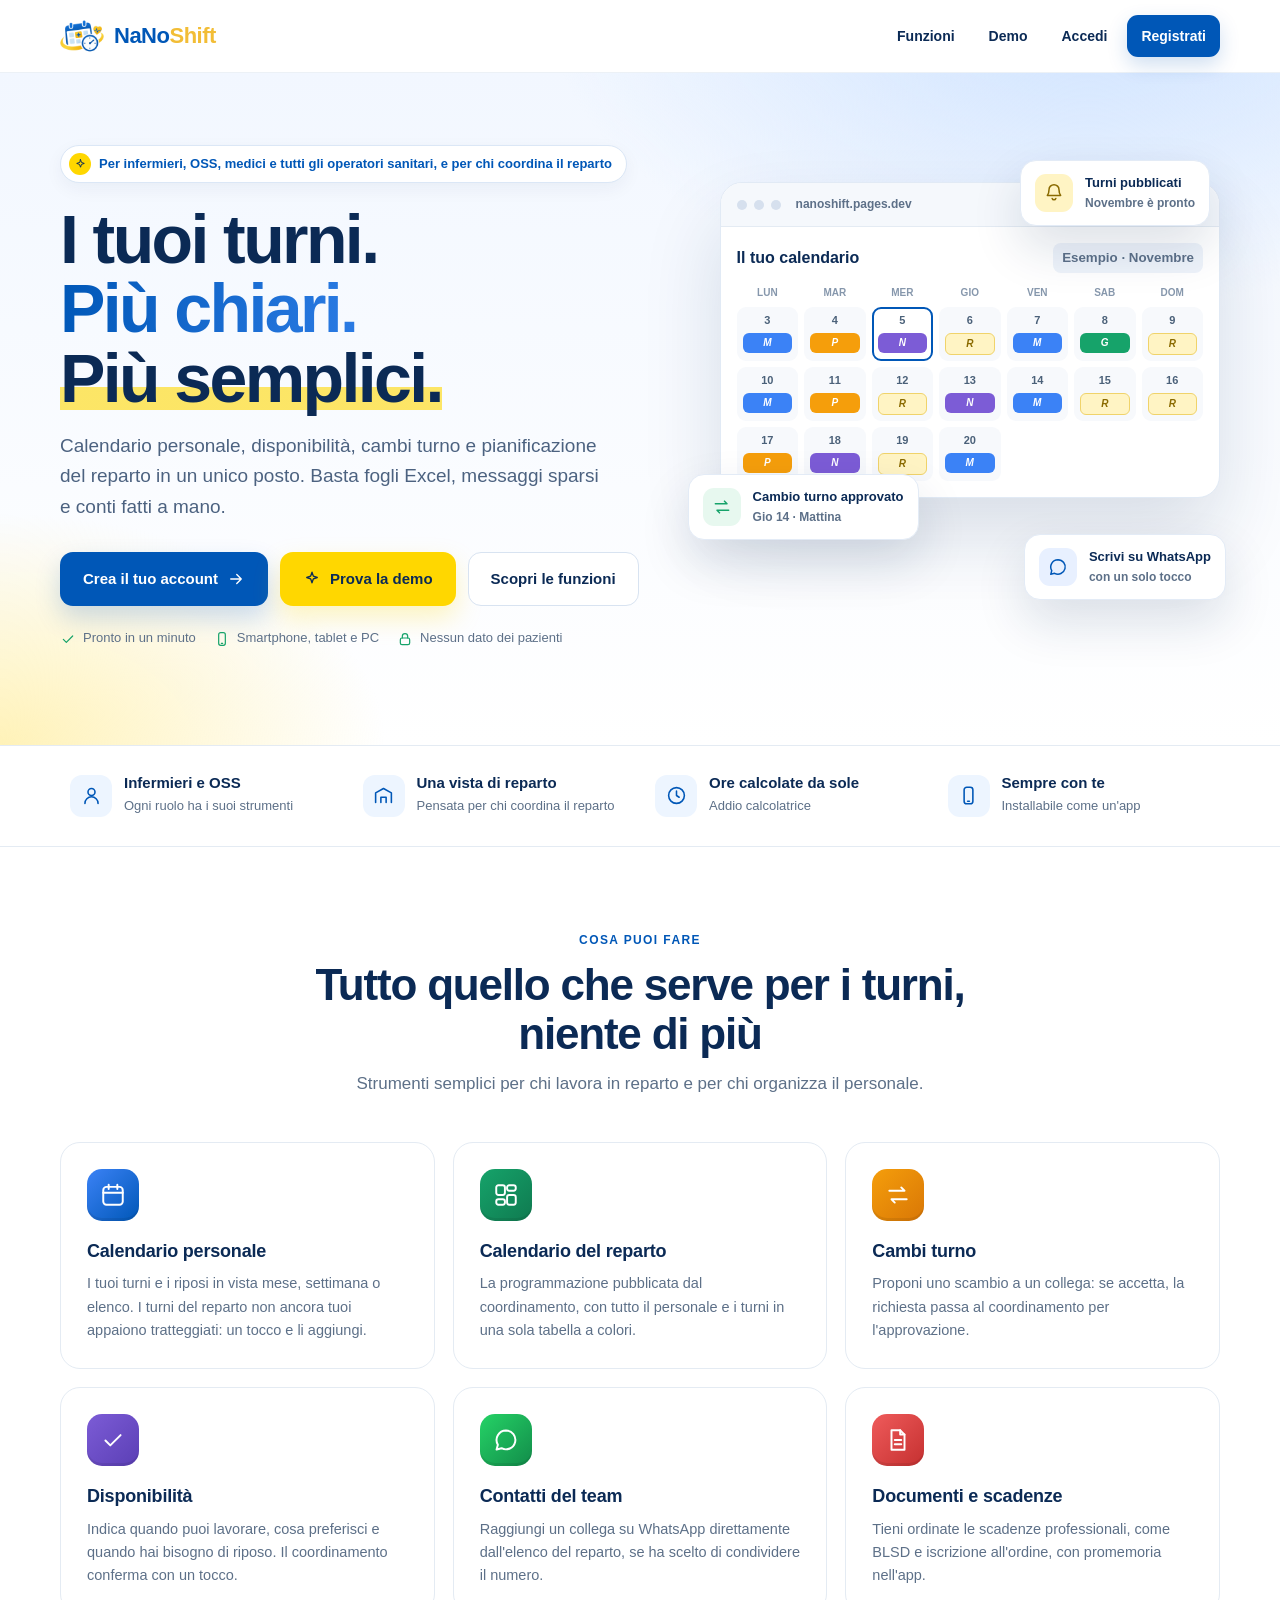
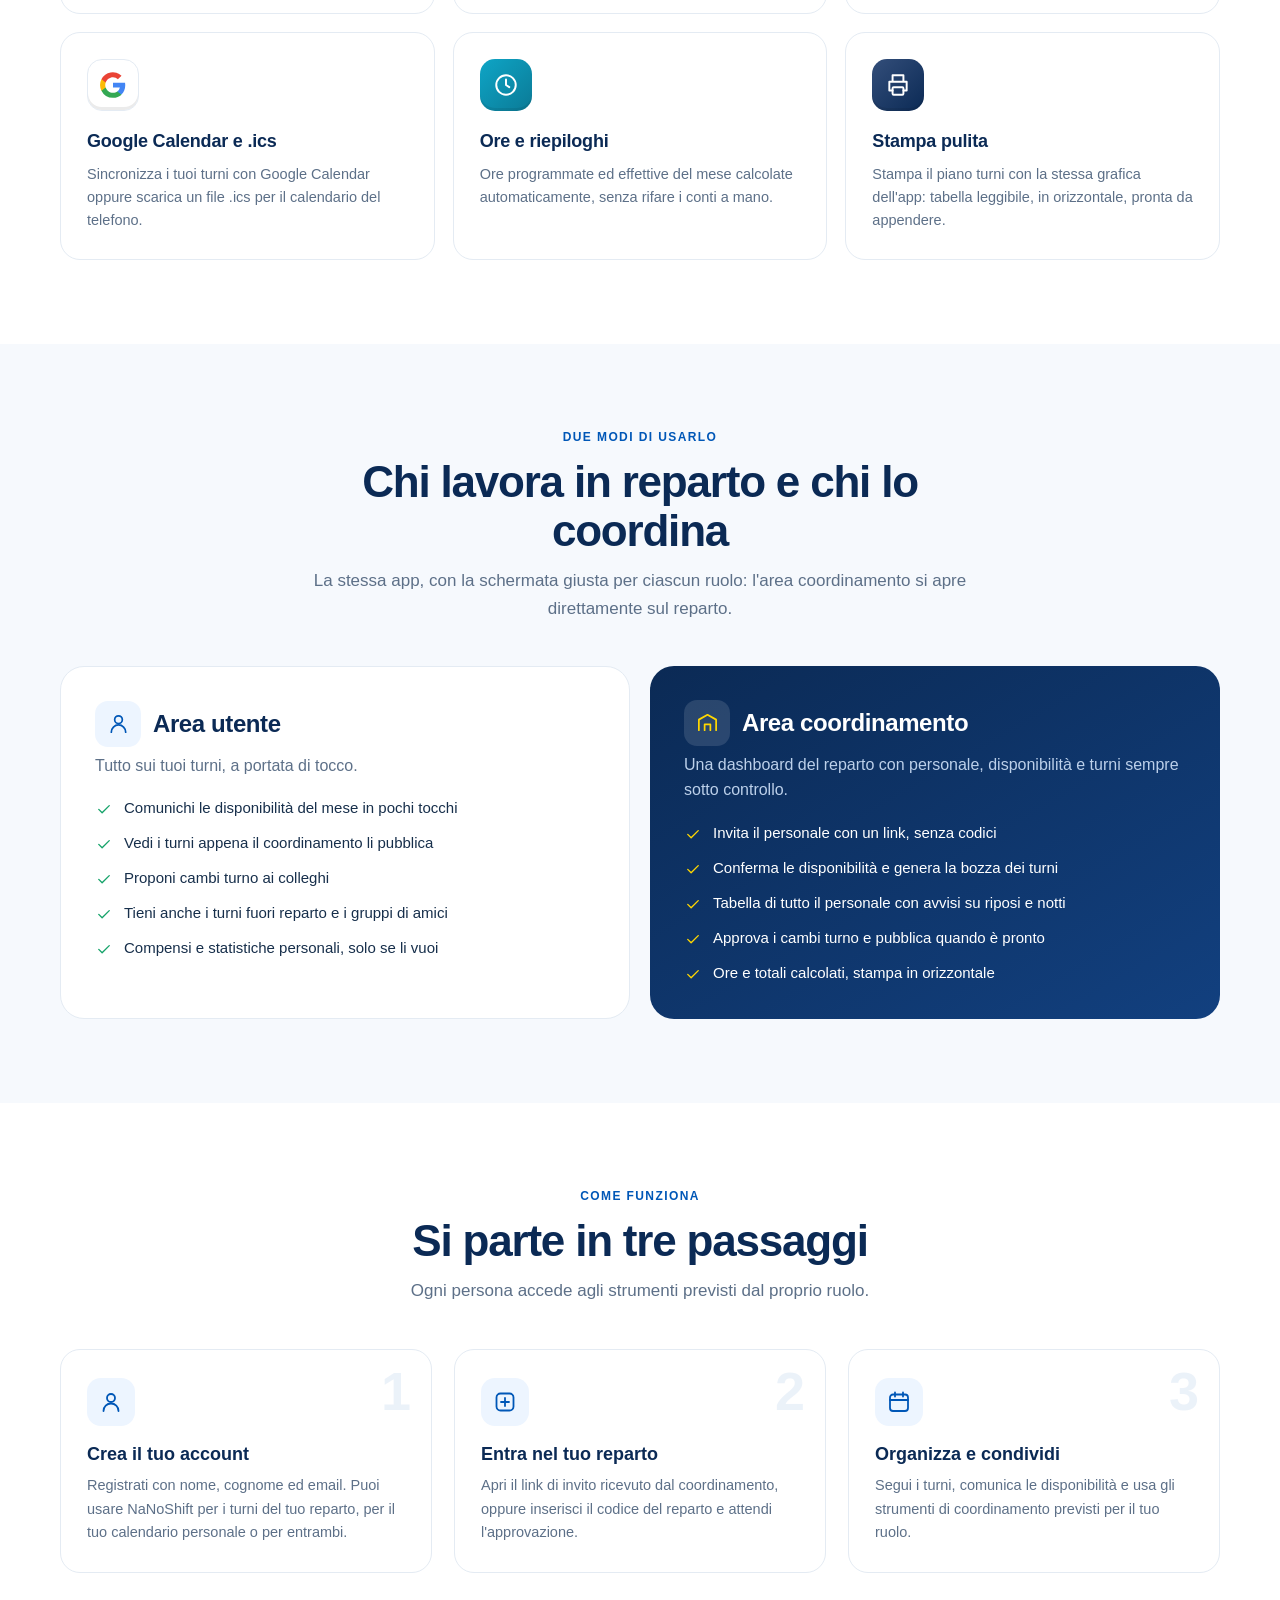
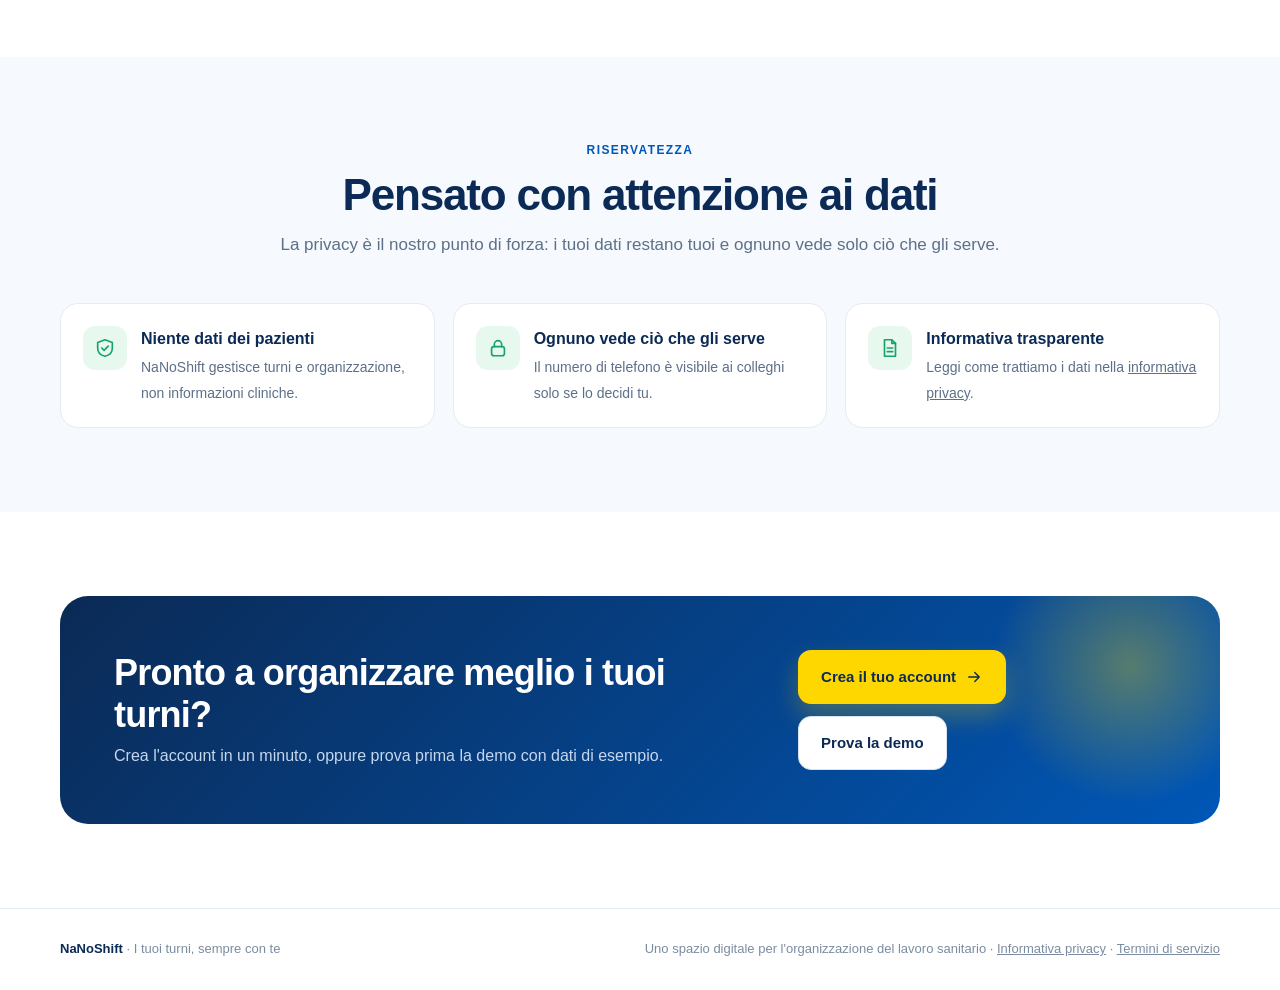
<file: index.html>
<!doctype html>
<html lang="it"><head><meta charset="utf-8"><meta name="viewport" content="width=device-width,initial-scale=1"><meta name="theme-color" content="#0b2a55"><meta name="description" content="NaNoShift: organizza i turni, coordina il reparto e tieni sotto controllo le tue scadenze professionali."><link rel="manifest" href="manifest.webmanifest"><link rel="icon" type="image/png" sizes="512x512" href="favicon-512.png"><link rel="apple-touch-icon" sizes="180x180" href="apple-touch-icon.png"><title>NaNoShift — I tuoi turni, più semplici</title>
<style>
:root{--b:#0057B7;--b2:#2b7be4;--y:#FFD700;--n:#0b2a55;--ink:#172f4b;--muted:#5d7088;--line:#e4ebf3;--paper:#f6f9fd;--m:#3b82f6;--p:#f59e0b;--g:#16a36a;--nt:#7c5cd6}
*{box-sizing:border-box}html{scroll-behavior:smooth}body{margin:0;color:var(--ink);font:16px/1.6 -apple-system,BlinkMacSystemFont,"Segoe UI",sans-serif;background:#fff;overflow-x:hidden}a{color:inherit;text-decoration:none}svg.i{width:1em;height:1em;fill:none;stroke:currentColor;stroke-width:1.8;stroke-linecap:round;stroke-linejoin:round;flex:none}
.wrap{width:min(1160px,calc(100% - 40px));margin:auto}
/* header */
.top{position:sticky;top:0;z-index:50;background:#ffffffd9;backdrop-filter:saturate(1.4) blur(12px);-webkit-backdrop-filter:saturate(1.4) blur(12px);border-bottom:1px solid #e4ebf3b3}
.top .wrap{height:72px;display:flex;align-items:center;justify-content:space-between;gap:12px}
.brand{display:flex;align-items:center;gap:10px;font-size:22px;font-weight:900;color:var(--b);letter-spacing:-.5px}.brand img{width:44px;height:44px;object-fit:contain}.brand .y{color:#f2bd36}
.nav{display:flex;align-items:center;gap:6px}.nav a{padding:10px 14px;border-radius:11px;font-size:14px;font-weight:750;color:var(--n)}.nav a:hover{background:#eef4fc}.nav .signup{background:var(--b);color:#fff;box-shadow:0 8px 20px #0057b730}.nav .signup:hover{background:#004a9c}
/* buttons */
.btn{display:inline-flex;align-items:center;gap:9px;padding:14px 22px;border-radius:13px;font-weight:800;font-size:15px;transition:transform .18s,box-shadow .18s,background .18s;border:1px solid transparent}.btn svg{width:18px;height:18px}.btn:hover{transform:translateY(-2px)}
.btn.primary{background:var(--b);color:#fff;box-shadow:0 12px 26px #0057b733}.btn.primary:hover{background:#004a9c}
.btn.gold{background:var(--y);color:var(--n);box-shadow:0 12px 26px #ffd70040}.btn.ghost{background:#fff;border-color:#d8e3f1;color:var(--n)}
/* hero */
.hero{position:relative;background:radial-gradient(900px 500px at 85% -10%,#cfe3ff 0,transparent 60%),radial-gradient(700px 420px at 0% 100%,#fff2b8 0,transparent 55%),linear-gradient(180deg,#f2f7ff,#fff);padding:72px 0 96px;overflow:hidden}
.hero-grid{display:grid;grid-template-columns:1.05fr .95fr;gap:56px;align-items:center}
.pill-note{display:inline-flex;align-items:center;gap:8px;background:#fff;border:1px solid #dbe7f6;padding:7px 14px 7px 8px;border-radius:99px;font-size:13px;font-weight:750;color:var(--b);box-shadow:0 6px 18px #0b2a550d}.pill-note span.dot{width:22px;height:22px;border-radius:50%;background:var(--y);display:grid;place-items:center;color:var(--n)}.pill-note svg{width:13px;height:13px}.pill-note span.dot{flex:none}.pill-note{align-items:center;line-height:1.35}.pill-note span.dot{margin-top:0}.brand img{flex:none}
h1{font-size:clamp(40px,5.6vw,68px);line-height:1.02;letter-spacing:-2.6px;color:var(--n);margin:22px 0 18px;font-weight:900}h1 em{font-style:normal;background:linear-gradient(100deg,var(--b),var(--b2));-webkit-background-clip:text;background-clip:text;color:transparent}h1 .mark{background:linear-gradient(transparent 62%,#ffd70099 62% 92%,transparent 92%)}
.lead{font-size:19px;color:#4c6280;max-width:540px;margin:0}
.actions{display:flex;gap:12px;flex-wrap:wrap;margin-top:30px}.hint{display:flex;gap:18px;flex-wrap:wrap;margin-top:22px;font-size:13px;color:var(--muted)}.hint span{display:inline-flex;align-items:center;gap:7px}.hint svg{color:var(--g);width:16px;height:16px}
/* mockup */
.stage{position:relative;min-height:470px}
.app{position:absolute;inset:20px 0 auto 24px;background:#fff;border:1px solid #e1eaf5;border-radius:22px;box-shadow:0 40px 80px #0b2a5524;overflow:hidden}
.app .bar{display:flex;align-items:center;gap:7px;padding:12px 16px;background:#f5f8fc;border-bottom:1px solid var(--line)}.app .bar i{width:10px;height:10px;border-radius:50%;background:#d6e0ee}.app .bar b{margin-left:8px;font-size:12px;color:var(--muted);font-weight:700}
.app .body{padding:16px}.ph{display:flex;justify-content:space-between;align-items:center;margin-bottom:12px;color:var(--n);font-weight:850}.ph small{background:#eef3fa;color:var(--muted);padding:4px 9px;border-radius:8px;font-weight:700}
.wk,.dy{display:grid;grid-template-columns:repeat(7,1fr);gap:6px;text-align:center}.wk{font-size:10px;font-weight:800;color:#8697ac;margin-bottom:6px}
.d{background:#f7f9fc;border-radius:9px;min-height:54px;padding:5px 2px;font-size:11px;font-weight:700;color:#4b6179}.d b{display:block;margin-bottom:4px;font-weight:700}.s{display:block;margin:0 4px;border-radius:6px;padding:2px 0;font-size:10px;font-weight:900;color:#fff}.s.M{background:var(--m)}.s.P{background:var(--p)}.s.G{background:var(--g)}.s.N{background:var(--nt)}.s.R{background:#fff4c4;color:#8a6a00;border:1px solid #f0d36a}
.d.today{outline:2px solid var(--b);outline-offset:-2px;background:#fff}
.float{position:absolute;background:#fff;border:1px solid #e3ebf6;border-radius:16px;box-shadow:0 22px 50px #0b2a5524;padding:12px 14px;display:flex;align-items:center;gap:12px;font-size:13px;font-weight:700;color:var(--n);animation:bob 6s ease-in-out infinite}
.float small{display:block;color:var(--muted);font-weight:600;font-size:12px}.float .ic{width:38px;height:38px;border-radius:11px;display:grid;place-items:center;font-size:20px}
.f1{left:-8px;top:312px}.f1 .ic{background:#e7f8ef;color:var(--g)}.f2{right:-6px;top:372px;animation-delay:-2s}.f2 .ic{background:#e8f0ff;color:var(--b)}.f3{right:10px;top:-2px;animation-delay:-4s}.f3 .ic{background:#fff4c4;color:#8a6a00}
@keyframes bob{50%{transform:translateY(-8px)}}
/* trust */
.trust{border-block:1px solid var(--line);background:#fff}.trust .wrap{display:grid;grid-template-columns:repeat(4,1fr);gap:10px;padding:22px 0}.tr{display:flex;align-items:center;gap:12px;padding:6px 10px}.tr .ic{width:42px;height:42px;border-radius:12px;background:#edf5ff;color:var(--b);display:grid;place-items:center;font-size:21px}.tr b{display:block;color:var(--n);line-height:1.2;font-size:15px}.tr span{font-size:13px;color:var(--muted)}
section{padding:84px 0}.soft{background:var(--paper)}
.head{text-align:center;max-width:720px;margin:0 auto 44px}.kicker{color:var(--b);font-size:12px;font-weight:900;letter-spacing:1.4px;text-transform:uppercase}.head h2{font-size:clamp(30px,4vw,44px);line-height:1.12;letter-spacing:-1.2px;color:var(--n);margin:10px 0 12px}.head p{color:var(--muted);margin:0;font-size:17px}
/* features */
.cards{display:grid;grid-template-columns:repeat(3,1fr);gap:18px}
.card{position:relative;padding:26px;border:1px solid var(--line);border-radius:20px;background:#fff;transition:transform .22s,box-shadow .22s,border-color .22s}.card:hover{transform:translateY(-4px);box-shadow:0 22px 44px #0b2a5517;border-color:#cfe0f6}
.ico{width:52px;height:52px;border-radius:15px;display:grid;place-items:center;font-size:26px;margin-bottom:16px;color:#fff;box-shadow:inset 0 -3px 0 #00000014}
.c1{background:linear-gradient(135deg,#3b82f6,#0057B7)}.c2{background:linear-gradient(135deg,#16a36a,#0f7a50)}.c3{background:linear-gradient(135deg,#f59e0b,#d97706)}.c4{background:linear-gradient(135deg,#7c5cd6,#5b3fb5)}.c5{background:linear-gradient(135deg,#25d366,#128c4a)}.c6{background:linear-gradient(135deg,#ef5b5b,#c53030)}.c7{background:linear-gradient(135deg,#0ea5c6,#0b7a96)}.c8{background:linear-gradient(135deg,#334e7a,#0b2a55)}.c9{background:#fff;border:1px solid var(--line)}
.card h3{font-size:18px;color:var(--n);margin:0 0 7px;letter-spacing:-.2px}.card p{font-size:14.5px;color:var(--muted);margin:0}
/* roles */
.roles{display:grid;grid-template-columns:1fr 1fr;gap:20px}.role{border-radius:24px;padding:34px;border:1px solid var(--line);background:#fff}.role.dark{background:linear-gradient(150deg,#0b2a55,#12407f);color:#fff;border:0}.role h3{display:flex;align-items:center;gap:12px;margin:0 0 6px;font-size:24px;letter-spacing:-.4px;color:var(--n)}.role.dark h3{color:#fff}.role h3 .ic{width:46px;height:46px;border-radius:13px;display:grid;place-items:center;font-size:23px;background:#edf5ff;color:var(--b)}.role.dark h3 .ic{background:#ffffff1f;color:var(--y)}.role>p{color:var(--muted);margin:0 0 18px}.role.dark>p{color:#bcd0ea}
.role ul{list-style:none;padding:0;margin:0;display:grid;gap:11px}.role li{display:flex;gap:11px;align-items:flex-start;font-size:15px}.role li svg{margin-top:4px;width:18px;height:18px;color:var(--g)}.role.dark li svg{color:var(--y)}
/* steps */
.steps{display:grid;grid-template-columns:repeat(3,1fr);gap:22px;counter-reset:s}.step{position:relative;background:#fff;border:1px solid var(--line);border-radius:20px;padding:28px 26px}.step:before{counter-increment:s;content:counter(s);position:absolute;right:20px;top:14px;font-size:54px;font-weight:900;color:#0057b714;line-height:1}.step .ic{width:48px;height:48px;border-radius:14px;background:#edf5ff;color:var(--b);display:grid;place-items:center;font-size:24px;margin-bottom:14px}.step h3{margin:0 0 6px;color:var(--n);font-size:18px}.step p{margin:0;color:var(--muted);font-size:14.5px}
/* privacy */
.privacy{display:grid;grid-template-columns:repeat(3,1fr);gap:18px}.pv{display:flex;gap:14px;padding:22px;border-radius:18px;background:#fff;border:1px solid var(--line)}.pv .ic{width:44px;height:44px;border-radius:12px;background:#e7f8ef;color:var(--g);display:grid;place-items:center;font-size:22px;flex:none}.pv b{display:block;color:var(--n);margin-bottom:3px}.pv span{font-size:14px;color:var(--muted)}
/* cta */
.callout{position:relative;overflow:hidden;background:linear-gradient(135deg,#0b2a55,#0057B7);color:#fff;border-radius:28px;padding:54px;display:flex;justify-content:space-between;align-items:center;gap:28px}.callout:after{content:"";position:absolute;right:-60px;top:-80px;width:300px;height:300px;border-radius:50%;background:radial-gradient(circle,#ffd70055,transparent 65%)}.callout h2{font-size:clamp(26px,3.4vw,36px);line-height:1.15;margin:0 0 8px;letter-spacing:-.8px}.callout p{margin:0;color:#c6d7ee}.callout .btn{position:relative;z-index:1;white-space:nowrap}
footer{padding:30px 0;border-top:1px solid var(--line);font-size:13px;color:#7b8ca0}.foot{display:flex;justify-content:space-between;gap:15px;flex-wrap:wrap}.foot b{color:var(--n)}.foot a{text-decoration:underline}
.reveal{opacity:0;transform:translateY(18px);transition:opacity .6s ease,transform .6s ease}.reveal.in{opacity:1;transform:none}
@media(max-width:980px){.hero-grid{grid-template-columns:1fr;gap:30px}.stage{min-height:440px;max-width:560px;width:100%;margin:auto}.cards{grid-template-columns:repeat(2,1fr)}.trust .wrap{grid-template-columns:repeat(2,1fr)}.roles,.privacy,.steps{grid-template-columns:1fr}}
@media(max-width:560px){.wrap{width:calc(100% - 30px)}.top .wrap{height:64px}.brand{font-size:19px}.brand img{width:38px;height:38px}.nav a{padding:9px 10px;font-size:13px}.nav .hide-s{display:none}.hero{padding:40px 0 64px}.lead{font-size:17px}h1{letter-spacing:-1.8px}.stage{min-height:410px}.app{left:6px}.f1{left:-4px;top:290px}.f2{right:-4px;top:340px}.f3{display:none}.cards,.trust .wrap{grid-template-columns:1fr}section{padding:60px 0}.role{padding:24px}.callout{padding:30px;flex-direction:column;align-items:flex-start}.btn{padding:13px 18px}}
@media(prefers-reduced-motion:reduce){.float{animation:none}.reveal{opacity:1;transform:none;transition:none}html{scroll-behavior:auto}}
</style></head><body>
<svg width="0" height="0" style="position:absolute" aria-hidden="true"><defs>
<symbol id="i-cal" viewBox="0 0 24 24"><rect x="3" y="4.5" width="18" height="16.5" rx="3"/><path d="M16 2.5v4M8 2.5v4M3 10h18"/></symbol>
<symbol id="i-users" viewBox="0 0 24 24"><circle cx="9" cy="8" r="3.2"/><path d="M2.8 20v-1.5A5.5 5.5 0 0 1 8.3 13h1.4a5.5 5.5 0 0 1 5.5 5.5V20"/><path d="M16 4.9a3.2 3.2 0 0 1 0 6.2M18.5 13.4a5.5 5.5 0 0 1 2.7 5.1V20"/></symbol>
<symbol id="i-swap" viewBox="0 0 24 24"><path d="M4 8h14l-3-3M20 16H6l3 3"/></symbol>
<symbol id="i-check" viewBox="0 0 24 24"><path d="M5 12.5l4.5 4.5L19 7.5"/></symbol>
<symbol id="i-chat" viewBox="0 0 24 24"><path d="M12 3.2a8.7 8.7 0 0 0-7.5 13.1L3.3 20.8l4.6-1.2A8.7 8.7 0 1 0 12 3.2z"/></symbol>
<symbol id="i-doc" viewBox="0 0 24 24"><path d="M6 3h8l4 4v14H6z"/><path d="M14 3v4h4M9 12h6M9 16h6"/></symbol>
<symbol id="i-bell" viewBox="0 0 24 24"><path d="M6 8a6 6 0 1 1 12 0c0 4.2 1.2 5.9 2 7H4c.8-1.1 2-2.8 2-7z"/><path d="M9.8 18.5a2.3 2.3 0 0 0 4.4 0"/></symbol>
<symbol id="i-sync" viewBox="0 0 24 24"><path d="M20 11a8 8 0 0 0-14.5-3.5M4 13a8 8 0 0 0 14.5 3.5"/><path d="M5.5 3v4.5H10M18.5 21v-4.5H14"/></symbol>
<symbol id="i-print" viewBox="0 0 24 24"><path d="M7 8V3h10v5M7 17H4V9h16v8h-3"/><rect x="7" y="14" width="10" height="7" rx="1"/></symbol>
<symbol id="i-shield" viewBox="0 0 24 24"><path d="M12 3l8 3v6c0 4.5-3.2 8-8 9-4.8-1-8-4.5-8-9V6z"/><path d="M8.5 12l2.5 2.5L15.5 10"/></symbol>
<symbol id="i-lock" viewBox="0 0 24 24"><rect x="5" y="10.5" width="14" height="10" rx="2.5"/><path d="M8 10.5V8a4 4 0 0 1 8 0v2.5"/></symbol>
<symbol id="i-phone" viewBox="0 0 24 24"><rect x="7" y="2.5" width="10" height="19" rx="3"/><path d="M11 18.5h2"/></symbol>
<symbol id="i-home" viewBox="0 0 24 24"><path d="M3 20V9l9-5 9 5v11"/><path d="M9 20v-6h6v6"/></symbol>
<symbol id="i-plus" viewBox="0 0 24 24"><rect x="3.5" y="3.5" width="17" height="17" rx="4"/><path d="M12 8v8M8 12h8"/></symbol>
<symbol id="i-user" viewBox="0 0 24 24"><circle cx="12" cy="8" r="4"/><path d="M4.5 21a7.5 7.5 0 0 1 15 0"/></symbol>
<symbol id="i-arrow" viewBox="0 0 24 24"><path d="M5 12h14M13 6l6 6-6 6"/></symbol>
<symbol id="i-spark" viewBox="0 0 24 24"><path d="M12 3l1.8 5.2L19 10l-5.2 1.8L12 17l-1.8-5.2L5 10l5.2-1.8z"/></symbol>
<symbol id="i-clock" viewBox="0 0 24 24"><circle cx="12" cy="12" r="9"/><path d="M12 7v5l3 2"/></symbol>
<symbol id="i-grid" viewBox="0 0 24 24"><rect x="3" y="3" width="8" height="9" rx="2"/><rect x="13" y="3" width="8" height="5" rx="2"/><rect x="13" y="12" width="8" height="9" rx="2"/><rect x="3" y="16" width="8" height="5" rx="2"/></symbol>
</defs></svg>

<header class="top"><div class="wrap"><a class="brand" href="index.html" aria-label="NaNoShift home"><img src="favicon-512.png" alt=""><span>NaNo<span class="y">Shift</span></span></a><nav class="nav"><a class="hide-s" href="#funzioni">Funzioni</a><a class="hide-s" href="demo.html">Demo</a><a href="accesso.html">Accedi</a><a class="signup" href="accesso.html?registrati=1">Registrati</a></nav></div></header>

<main>
<div class="hero"><div class="wrap hero-grid">
 <div>
  <div class="pill-note"><span class="dot"><svg class="i"><use href="#i-spark"/></svg></span>Per infermieri, OSS, medici e tutti gli operatori sanitari, e per chi coordina il reparto</div>
  <h1>I tuoi turni.<br><em>Più chiari.</em><br><span class="mark">Più semplici.</span></h1>
  <p class="lead">Calendario personale, disponibilità, cambi turno e pianificazione del reparto in un unico posto. Basta fogli Excel, messaggi sparsi e conti fatti a mano.</p>
  <div class="actions"><a class="btn primary" href="accesso.html?registrati=1">Crea il tuo account <svg class="i"><use href="#i-arrow"/></svg></a><a class="btn gold" href="demo.html"><svg class="i"><use href="#i-spark"/></svg>Prova la demo</a><a class="btn ghost" href="#funzioni">Scopri le funzioni</a></div>
  <div class="hint"><span><svg class="i"><use href="#i-check"/></svg>Pronto in un minuto</span><span><svg class="i"><use href="#i-phone"/></svg>Smartphone, tablet e PC</span><span><svg class="i"><use href="#i-lock"/></svg>Nessun dato dei pazienti</span></div>
 </div>
 <div class="stage" aria-label="Esempio illustrativo dell'applicazione">
  <div class="app"><div class="bar"><i></i><i></i><i></i><b>nanoshift.pages.dev</b></div><div class="body">
   <div class="ph"><span>Il tuo calendario</span><small>Esempio · Novembre</small></div>
   <div class="wk"><span>LUN</span><span>MAR</span><span>MER</span><span>GIO</span><span>VEN</span><span>SAB</span><span>DOM</span></div>
   <div class="dy">
    <div class="d"><b>3</b><i class="s M">M</i></div><div class="d"><b>4</b><i class="s P">P</i></div><div class="d today"><b>5</b><i class="s N">N</i></div><div class="d"><b>6</b><i class="s R">R</i></div><div class="d"><b>7</b><i class="s M">M</i></div><div class="d"><b>8</b><i class="s G">G</i></div><div class="d"><b>9</b><i class="s R">R</i></div>
    <div class="d"><b>10</b><i class="s M">M</i></div><div class="d"><b>11</b><i class="s P">P</i></div><div class="d"><b>12</b><i class="s R">R</i></div><div class="d"><b>13</b><i class="s N">N</i></div><div class="d"><b>14</b><i class="s M">M</i></div><div class="d"><b>15</b><i class="s R">R</i></div><div class="d"><b>16</b><i class="s R">R</i></div>
    <div class="d"><b>17</b><i class="s P">P</i></div><div class="d"><b>18</b><i class="s N">N</i></div><div class="d"><b>19</b><i class="s R">R</i></div><div class="d"><b>20</b><i class="s M">M</i></div>
   </div>
  </div></div>
  <div class="float f3"><span class="ic"><svg class="i"><use href="#i-bell"/></svg></span><div>Turni pubblicati<small>Novembre è pronto</small></div></div>
  <div class="float f1"><span class="ic"><svg class="i"><use href="#i-swap"/></svg></span><div>Cambio turno approvato<small>Gio 14 · Mattina</small></div></div>
  <div class="float f2"><span class="ic"><svg class="i"><use href="#i-chat"/></svg></span><div>Scrivi su WhatsApp<small>con un solo tocco</small></div></div>
 </div>
</div></div>

<div class="trust"><div class="wrap">
 <div class="tr"><span class="ic"><svg class="i"><use href="#i-user"/></svg></span><div><b>Infermieri e OSS</b><span>Ogni ruolo ha i suoi strumenti</span></div></div>
 <div class="tr"><span class="ic"><svg class="i"><use href="#i-home"/></svg></span><div><b>Una vista di reparto</b><span>Pensata per chi coordina il reparto</span></div></div>
 <div class="tr"><span class="ic"><svg class="i"><use href="#i-clock"/></svg></span><div><b>Ore calcolate da sole</b><span>Addio calcolatrice</span></div></div>
 <div class="tr"><span class="ic"><svg class="i"><use href="#i-phone"/></svg></span><div><b>Sempre con te</b><span>Installabile come un'app</span></div></div>
</div></div>

<section id="funzioni"><div class="wrap"><div class="head reveal"><div class="kicker">Cosa puoi fare</div><h2>Tutto quello che serve per i turni, niente di più</h2><p>Strumenti semplici per chi lavora in reparto e per chi organizza il personale.</p></div>
<div class="cards">
 <article class="card reveal"><div class="ico c1"><svg class="i"><use href="#i-cal"/></svg></div><h3>Calendario personale</h3><p>I tuoi turni e i riposi in vista mese, settimana o elenco. I turni del reparto non ancora tuoi appaiono tratteggiati: un tocco e li aggiungi.</p></article>
 <article class="card reveal"><div class="ico c2"><svg class="i"><use href="#i-grid"/></svg></div><h3>Calendario del reparto</h3><p>La programmazione pubblicata dal coordinamento, con tutto il personale e i turni in una sola tabella a colori.</p></article>
 <article class="card reveal"><div class="ico c3"><svg class="i"><use href="#i-swap"/></svg></div><h3>Cambi turno</h3><p>Proponi uno scambio a un collega: se accetta, la richiesta passa al coordinamento per l'approvazione.</p></article>
 <article class="card reveal"><div class="ico c4"><svg class="i"><use href="#i-check"/></svg></div><h3>Disponibilità</h3><p>Indica quando puoi lavorare, cosa preferisci e quando hai bisogno di riposo. Il coordinamento conferma con un tocco.</p></article>
 <article class="card reveal"><div class="ico c5"><svg class="i"><use href="#i-chat"/></svg></div><h3>Contatti del team</h3><p>Raggiungi un collega su WhatsApp direttamente dall'elenco del reparto, se ha scelto di condividere il numero.</p></article>
 <article class="card reveal"><div class="ico c6"><svg class="i"><use href="#i-doc"/></svg></div><h3>Documenti e scadenze</h3><p>Tieni ordinate le scadenze professionali, come BLSD e iscrizione all'ordine, con promemoria nell'app.</p></article>
 <article class="card reveal"><div class="ico c9"><svg viewBox="0 0 24 24" width="28" height="28" aria-hidden="true"><path fill="#4285F4" d="M22.5 12.2c0-.8-.1-1.5-.2-2.2H12v4.2h5.9a5 5 0 0 1-2.2 3.3v2.7h3.5c2.1-1.9 3.3-4.7 3.3-8z"/><path fill="#34A853" d="M12 23c3 0 5.5-1 7.3-2.7l-3.5-2.7c-1 .7-2.3 1.1-3.8 1.1-2.9 0-5.4-2-6.3-4.6H2.1v2.8A11 11 0 0 0 12 23z"/><path fill="#FBBC05" d="M5.7 14.1a6.6 6.6 0 0 1 0-4.2V7.1H2.1a11 11 0 0 0 0 9.8l3.6-2.8z"/><path fill="#EA4335" d="M12 5.4c1.6 0 3.1.6 4.2 1.7l3.1-3.1A11 11 0 0 0 2.1 7.1l3.6 2.8C6.6 7.4 9.1 5.4 12 5.4z"/></svg></div><h3>Google Calendar e .ics</h3><p>Sincronizza i tuoi turni con Google Calendar oppure scarica un file .ics per il calendario del telefono.</p></article>
 <article class="card reveal"><div class="ico c7"><svg class="i"><use href="#i-clock"/></svg></div><h3>Ore e riepiloghi</h3><p>Ore programmate ed effettive del mese calcolate automaticamente, senza rifare i conti a mano.</p></article>
 <article class="card reveal"><div class="ico c8"><svg class="i"><use href="#i-print"/></svg></div><h3>Stampa pulita</h3><p>Stampa il piano turni con la stessa grafica dell'app: tabella leggibile, in orizzontale, pronta da appendere.</p></article>
</div></div></section>

<section class="soft"><div class="wrap"><div class="head reveal"><div class="kicker">Due modi di usarlo</div><h2>Chi lavora in reparto e chi lo coordina</h2><p>La stessa app, con la schermata giusta per ciascun ruolo: l'area coordinamento si apre direttamente sul reparto.</p></div>
<div class="roles">
 <div class="role reveal"><h3><span class="ic"><svg class="i"><use href="#i-user"/></svg></span>Area utente</h3><p>Tutto sui tuoi turni, a portata di tocco.</p><ul>
  <li><svg class="i"><use href="#i-check"/></svg>Comunichi le disponibilità del mese in pochi tocchi</li>
  <li><svg class="i"><use href="#i-check"/></svg>Vedi i turni appena il coordinamento li pubblica</li>
  <li><svg class="i"><use href="#i-check"/></svg>Proponi cambi turno ai colleghi</li>
  <li><svg class="i"><use href="#i-check"/></svg>Tieni anche i turni fuori reparto e i gruppi di amici</li>
  <li><svg class="i"><use href="#i-check"/></svg>Compensi e statistiche personali, solo se li vuoi</li></ul></div>
 <div class="role dark reveal"><h3><span class="ic"><svg class="i"><use href="#i-home"/></svg></span>Area coordinamento</h3><p>Una dashboard del reparto con personale, disponibilità e turni sempre sotto controllo.</p><ul>
  <li><svg class="i"><use href="#i-check"/></svg>Invita il personale con un link, senza codici</li>
  <li><svg class="i"><use href="#i-check"/></svg>Conferma le disponibilità e genera la bozza dei turni</li>
  <li><svg class="i"><use href="#i-check"/></svg>Tabella di tutto il personale con avvisi su riposi e notti</li>
  <li><svg class="i"><use href="#i-check"/></svg>Approva i cambi turno e pubblica quando è pronto</li>
  <li><svg class="i"><use href="#i-check"/></svg>Ore e totali calcolati, stampa in orizzontale</li></ul></div>
</div></div></section>

<section id="come-funziona"><div class="wrap"><div class="head reveal"><div class="kicker">Come funziona</div><h2>Si parte in tre passaggi</h2><p>Ogni persona accede agli strumenti previsti dal proprio ruolo.</p></div>
<div class="steps">
 <div class="step reveal"><div class="ic"><svg class="i"><use href="#i-user"/></svg></div><h3>Crea il tuo account</h3><p>Registrati con nome, cognome ed email. Puoi usare NaNoShift per i turni del tuo reparto, per il tuo calendario personale o per entrambi.</p></div>
 <div class="step reveal"><div class="ic"><svg class="i"><use href="#i-plus"/></svg></div><h3>Entra nel tuo reparto</h3><p>Apri il link di invito ricevuto dal coordinamento, oppure inserisci il codice del reparto e attendi l'approvazione.</p></div>
 <div class="step reveal"><div class="ic"><svg class="i"><use href="#i-cal"/></svg></div><h3>Organizza e condividi</h3><p>Segui i turni, comunica le disponibilità e usa gli strumenti di coordinamento previsti per il tuo ruolo.</p></div>
</div></div></section>

<section class="soft"><div class="wrap"><div class="head reveal"><div class="kicker">Riservatezza</div><h2>Pensato con attenzione ai dati</h2><p>La privacy è il nostro punto di forza: i tuoi dati restano tuoi e ognuno vede solo ciò che gli serve.</p></div>
<div class="privacy">
 <div class="pv reveal"><span class="ic"><svg class="i"><use href="#i-shield"/></svg></span><div><b>Niente dati dei pazienti</b><span>NaNoShift gestisce turni e organizzazione, non informazioni cliniche.</span></div></div>
 <div class="pv reveal"><span class="ic"><svg class="i"><use href="#i-lock"/></svg></span><div><b>Ognuno vede ciò che gli serve</b><span>Il numero di telefono è visibile ai colleghi solo se lo decidi tu.</span></div></div>
 <div class="pv reveal"><span class="ic"><svg class="i"><use href="#i-doc"/></svg></span><div><b>Informativa trasparente</b><span>Leggi come trattiamo i dati nella <a href="privacy.html" style="text-decoration:underline">informativa privacy</a>.</span></div></div>
</div></div></section>

<section><div class="wrap"><div class="callout reveal"><div><h2>Pronto a organizzare meglio i tuoi turni?</h2><p>Crea l'account in un minuto, oppure prova prima la demo con dati di esempio.</p></div><div class="actions" style="margin:0;position:relative;z-index:1"><a class="btn gold" href="accesso.html?registrati=1">Crea il tuo account <svg class="i"><use href="#i-arrow"/></svg></a><a class="btn ghost" href="demo.html">Prova la demo</a></div></div></div></section>
</main>
<footer><div class="wrap foot"><div><b>NaNoShift</b> · I tuoi turni, sempre con te</div><div>Uno spazio digitale per l'organizzazione del lavoro sanitario · <a href="privacy.html">Informativa privacy</a> · <a href="terms.html">Termini di servizio</a></div></div></footer>
<script>
(function(){const els=document.querySelectorAll(".reveal");if(!("IntersectionObserver" in window)){els.forEach(e=>e.classList.add("in"));return}
const io=new IntersectionObserver(es=>es.forEach(e=>{if(e.isIntersecting){e.target.classList.add("in");io.unobserve(e.target)}}),{threshold:.12});
els.forEach((e,i)=>{e.style.transitionDelay=(i%3)*70+"ms";io.observe(e)})})();
</script>
</body></html>
</file>
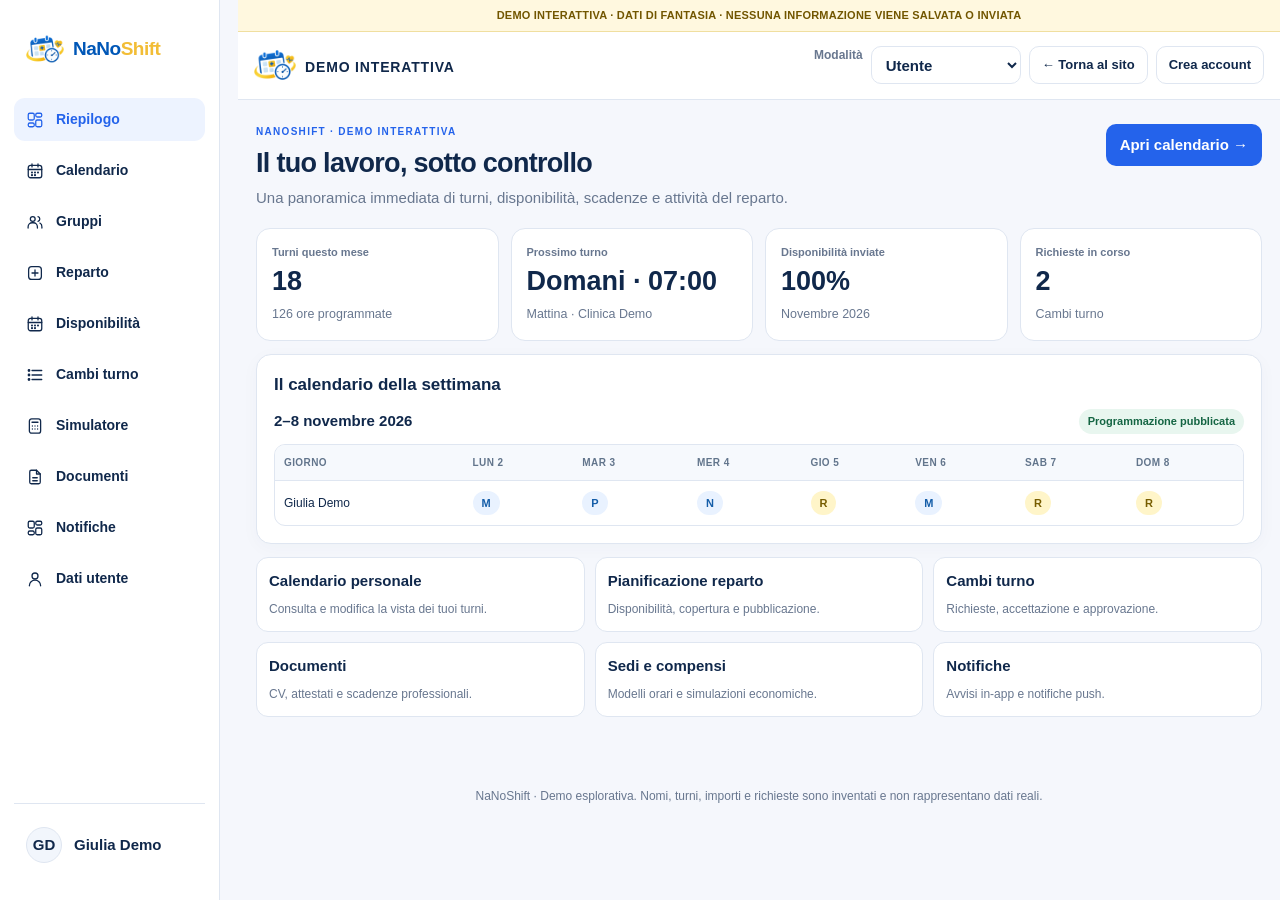
<file: demo.html>
<!doctype html>
<html lang="it">
<head>
<meta charset="utf-8"><meta name="viewport" content="width=device-width,initial-scale=1">
<meta name="theme-color" content="#f5f8fc"><meta name="description" content="Esplora NaNoShift con una demo interattiva e dati completamente inventati.">
<title>Demo interattiva — NaNoShift</title>
<script src="nav.js"></script>
<link rel="stylesheet" href="ui.css"><link rel="stylesheet" href="nav.css">
<style>
:root{--navy:#10284b;--blue:#2463eb;--pale:#edf3ff;--bg:#f5f7fc;--line:#dfe6f1;--muted:#68778f;--ink:#10284b;--yellow:#FFD700;--green:#13845b;--red:#b42318;--purple:#7754c8;--gold:#f2bd36}
*{box-sizing:border-box}body{margin:0;background:var(--bg);color:var(--ink);font:14px/1.5 -apple-system,BlinkMacSystemFont,"Segoe UI",sans-serif}button,input,select{font:inherit}button{cursor:pointer}
.demo-banner{background:#fff6cc;color:#665000;border-bottom:1px solid #f1dc7b;padding:9px 16px;text-align:center;font-size:12px;font-weight:800;letter-spacing:.02em}
header{height:68px;background:white;border-bottom:1px solid var(--line);display:flex;align-items:center;justify-content:space-between;padding:0 22px;position:sticky;top:0;z-index:10}.brand{font-size:21px;font-weight:950;color:var(--blue);text-decoration:none;display:flex;gap:9px;align-items:center}.brand span span{color:#d3a900}.brand small{display:block;font-size:10px;letter-spacing:.12em;color:var(--muted);font-weight:800;text-transform:uppercase}
.header-actions{display:flex;gap:8px;align-items:center}.btn{border:0;background:var(--blue);color:#fff;padding:10px 14px;border-radius:10px;font-weight:800;text-decoration:none;display:inline-flex;align-items:center;justify-content:center;gap:6px}.btn.alt{background:#fff;color:var(--navy);border:1px solid var(--line)}.btn.yellow{background:var(--yellow);color:var(--navy)}.btn.small{padding:6px 9px;font-size:12px}.btn:disabled{opacity:.45;cursor:not-allowed}
.shell{display:grid;grid-template-columns:230px minmax(0,1fr);max-width:1440px;margin:auto;min-height:calc(100vh - 106px)}
aside{background:#fff;border-right:1px solid var(--line);padding:20px 13px;position:sticky;top:68px;height:calc(100vh - 68px);overflow:auto}
.aside-title{font-size:10px;font-weight:900;color:#9aa8b8;letter-spacing:.13em;text-transform:uppercase;padding:10px 12px 6px}
.navbtn{width:100%;border:0;background:transparent;text-align:left;color:#50657d;padding:10px 12px;border-radius:10px;font-weight:750;display:flex;gap:11px;align-items:center;margin:2px 0}.navbtn .ico{width:21px;text-align:center;font-size:17px}.navbtn.active{background:var(--pale);color:var(--blue)}.navbtn:hover{background:#f3f7fc}
main{padding:26px;min-width:0}.page-head{display:flex;justify-content:space-between;gap:16px;align-items:flex-start;margin-bottom:18px}.eyebrow{color:var(--blue);font-weight:900;font-size:10px;letter-spacing:.13em;text-transform:uppercase}.page-head h1{margin:4px 0;font-size:27px;letter-spacing:-.7px;color:var(--navy)}.page-head p{margin:0;color:var(--muted);max-width:650px}
.panel{background:white;border:1px solid var(--line);border-radius:15px;padding:17px;margin:13px 0;box-shadow:0 4px 18px #18345b08}.panel h2{margin:0 0 12px;color:var(--navy);font-size:17px}.panel h3{margin:0 0 6px;color:var(--navy);font-size:14px}
.grid{display:grid;grid-template-columns:repeat(4,minmax(0,1fr));gap:12px}.grid.two{grid-template-columns:repeat(2,minmax(0,1fr))}.stat{background:#fff;border:1px solid var(--line);border-radius:14px;padding:15px}.stat .label{font-size:11px;color:var(--muted);font-weight:750}.stat strong{display:block;font-size:27px;color:var(--navy);line-height:1.2;margin:5px 0}.stat small{color:var(--muted)}
.row{display:flex;gap:9px;align-items:center;flex-wrap:wrap}.row.spread{justify-content:space-between}.muted{color:var(--muted)}.pill{display:inline-flex;align-items:center;border-radius:99px;padding:4px 9px;background:#eef4fb;color:#37536f;font-size:11px;font-weight:850}.pill.green{background:#e8f6ef;color:#146543}.pill.yellow{background:#fff5c9;color:#775d00}.pill.red{background:#fff0ef;color:#a1261d}.pill.blue{background:#e9f2ff;color:#145da8}
.tablewrap{overflow:auto;border:1px solid var(--line);border-radius:11px;margin-top:10px}table{border-collapse:collapse;width:100%;min-width:580px;font-size:12px}th,td{padding:10px 9px;border-bottom:1px solid var(--line);text-align:left;white-space:nowrap}th{background:#f6f9fd;color:#62758c;font-size:10px;text-transform:uppercase;letter-spacing:.04em}tr:last-child td{border-bottom:0}
.field{display:grid;gap:5px;min-width:150px;flex:1}.field label{font-size:11px;color:var(--muted);font-weight:800}.field input,.field select{width:100%;border:1px solid #cfd9e5;border-radius:9px;padding:10px;background:#fff;color:var(--ink)}
.tabs{display:flex;gap:6px;flex-wrap:wrap;margin:0 0 14px}.tab{background:white;border:1px solid var(--line);border-radius:9px;padding:8px 11px;font-weight:800;color:#60738a}.tab.active{background:var(--pale);border-color:#bad2f0;color:var(--blue)}
.calendar{display:grid;grid-template-columns:repeat(7,minmax(55px,1fr));gap:6px;margin-top:12px}.weekday{text-align:center;font-size:10px;color:#8391a3;font-weight:900;padding:4px}.datecell{background:#f7f9fc;border:1px solid #edf1f6;border-radius:9px;min-height:74px;padding:7px;text-align:left}.datecell .num{font-size:11px;color:#667a91;font-weight:850}.shift{display:block;margin-top:6px;border-radius:6px;padding:3px 4px;text-align:center;font-size:11px;font-weight:900;background:#e0efff;color:#145da8}.shift.P{background:#e7f0ff;color:#2767b3}.shift.G{background:#e4f5eb;color:#146543}.shift.N{background:#eeeaff;color:#674bb1}.shift.R{background:#fff3c3;color:#795e00}.datecell button{border:0;background:none;width:100%;padding:0;text-align:left}
.notice{padding:11px 13px;border-radius:10px;background:#edf6ff;color:#1c578c;margin:10px 0}.notice.warn{background:#fff7dc;color:#725700}.notice.ok{background:#e9f7ef;color:#146543}
.feature-list{display:grid;grid-template-columns:repeat(3,minmax(0,1fr));gap:10px}.feature{border:1px solid var(--line);border-radius:12px;padding:12px;background:#fff}.feature b{display:block;color:var(--navy);margin-bottom:4px}.feature span{color:var(--muted);font-size:12px}
.person{display:flex;align-items:center;gap:9px}.avatar{width:31px;height:31px;border-radius:50%;display:grid;place-items:center;background:#e9f2ff;color:var(--blue);font-weight:900;font-size:11px}.switch{display:flex;gap:8px;align-items:center;font-weight:700}.switch input{width:18px;height:18px}
.toast{position:fixed;right:20px;bottom:20px;background:var(--navy);color:#fff;padding:12px 16px;border-radius:11px;box-shadow:0 10px 30px #102b4e33;z-index:30;max-width:min(90vw,380px);opacity:0;transform:translateY(8px);transition:.2s;pointer-events:none}.toast.show{opacity:1;transform:none}
footer{padding:22px;text-align:center;color:var(--muted);font-size:12px}
@media(max-width:900px){.shell{grid-template-columns:1fr}aside{position:sticky;top:68px;height:auto;padding:8px 12px;border-right:0;border-bottom:1px solid var(--line);display:flex;gap:4px;overflow:auto;z-index:8}.aside-title{display:none}.navbtn{width:auto;white-space:nowrap;margin:0;padding:8px 10px}.navbtn .ico{width:auto}.navbtn span:last-child{font-size:12px}main{padding:18px}.grid{grid-template-columns:repeat(2,minmax(0,1fr))}}
@media(max-width:560px){header{padding:0 12px;height:60px}.brand{font-size:18px}.brand small{font-size:8px}.header-actions .btn.alt{display:none}main{padding:13px}.page-head{display:block}.page-head .btn{margin-top:10px}.grid{gap:8px}.stat{padding:11px}.stat strong{font-size:23px}.grid.two,.feature-list{grid-template-columns:1fr}.calendar{gap:3px;grid-template-columns:repeat(7,minmax(36px,1fr))}.datecell{min-height:62px;padding:4px}.datecell .num{font-size:10px}.shift{font-size:9px;padding:2px}.panel{padding:13px}}
@media print{.demo-banner,header,aside,.noprint,footer,.btn,button,form{display:none!important}body{background:#fff}.shell{display:block;min-height:0}main{padding:0}.panel{box-shadow:none;border:0}.print-area{display:block!important}.print-area .tablewrap{overflow:visible}.print-area table{min-width:0;font-size:9px}.print-area th,.print-area td{padding:4px 3px}}
/* Demo: stessa cornice e navigazione delle pagine autenticate NaNoShift */
body.has-nav{min-width:0;overflow-x:hidden;background:var(--bg);color:var(--navy);font:15px/1.5 -apple-system,BlinkMacSystemFont,"Segoe UI",sans-serif}
.demo-banner{position:relative;z-index:6;background:#fff8df;color:#725600;border-bottom:1px solid #f0dfa0;padding:7px 12px;font-size:11px}
.top{width:100%;min-height:68px;display:flex;justify-content:space-between;align-items:center;gap:10px;padding:12px max(16px,calc((100% - 1180px)/2));background:#fff;border-bottom:1px solid var(--line);position:sticky;top:0;z-index:5}
.top .brand{display:flex;align-items:center;gap:9px;color:#0057B7;font-size:17px;font-weight:800;text-decoration:none}
.top .brand img{width:42px;height:42px;object-fit:contain}
.brand-text{display:flex;flex-direction:column;line-height:1.1}
.top .brand .brand-name{font-size:18px;font-weight:850;color:var(--navy)}
.top .brand .brand-shift{color:var(--gold,#f2bd36)}
.brand-text small{font-size:10px;letter-spacing:.06em;color:var(--muted);font-weight:650;margin-top:4px}
.top .links{display:flex;gap:8px;flex-wrap:wrap}
.top .links a{padding:8px 12px;border:1px solid var(--line);border-radius:10px;background:#fff;color:var(--navy);text-decoration:none;font-weight:650;font-size:13px}
.shell{display:block;max-width:1280px;margin:auto;min-height:calc(100vh - 106px)}
body.has-nav .wrap{max-width:1280px;width:100%;margin:auto;padding:24px 18px 48px}
main#main{padding:24px 18px 48px;min-width:0}
.navbtn{width:100%;border:0;background:transparent;text-align:left;color:var(--navy);padding:11px 12px;border-radius:11px;font-weight:650;display:flex;gap:12px;align-items:center;margin:0}
.navbtn svg{width:18px;height:18px;flex:none;fill:none;stroke:currentColor;stroke-width:1.7;stroke-linecap:round;stroke-linejoin:round}
.navbtn.active,.navbtn:hover{background:var(--pale);color:var(--blue)}
.navbtn span:last-child{font-size:14px}
.demo-role-label{font-size:12px;font-weight:750;color:var(--muted)}#demoRoleSwitch{border:1px solid var(--line);border-radius:10px;background:#fff;color:var(--navy);padding:8px 10px;font-weight:750;max-width:150px}@media(max-width:560px){.demo-role-label{display:none}#demoRoleSwitch{padding:7px 8px;max-width:116px;font-size:12px}.top .links a:last-child{display:none}}
@media(max-width:999px){body.has-nav{padding-bottom:88px}.top{min-height:58px;padding:10px 12px}.top .brand img{width:36px;height:36px}.top .links a{padding:7px 9px;font-size:12px}body.has-nav .wrap{padding:16px 12px 24px}main#main{padding:16px 12px 24px}}
@media print{.demo-banner,.top,.side-nav,.noprint,footer,.btn,button,form{display:none!important}body.has-nav{padding:0!important}.shell{display:block;min-height:0}main#main{padding:0}.panel{box-shadow:none;border:0}.print-area{display:block!important}.print-area .tablewrap{overflow:visible}.print-area table{min-width:0;font-size:9px}.print-area th,.print-area td{padding:4px 3px}}
</style>
</head>
<body class="has-nav">
<div class="demo-banner">DEMO INTERATTIVA · DATI DI FANTASIA · NESSUNA INFORMAZIONE VIENE SALVATA O INVIATA</div>
<header class="top"><div class="brand"><img src="favicon-192.png" alt=""><span class="brand-text"><span class="brand-name">NaNo<span class="brand-shift">Shift</span></span><small>Demo interattiva</small></span></div><div class="links"><label class="demo-role-label" for="demoRoleSwitch">Modalità</label><select id="demoRoleSwitch" aria-label="Scegli la modalità demo"><option value="operator">Utente</option><option value="coordinator">Area coordinamento</option></select><a href="index.html">← Torna al sito</a><a href="accesso.html?registrati=1">Crea account</a></div></header>
<nav class="side-nav" id="demoNav" aria-label="Navigazione demo"></nav>
<main class="wrap" id="main"></main>
<footer>NaNoShift · Demo esplorativa. Nomi, turni, importi e richieste sono inventati e non rappresentano dati reali.</footer>
<div class="toast" id="toast" role="status" aria-live="polite"></div>
<script>
(function(){
"use strict";
function mountDemoNavigation(){
 const nav=document.getElementById("demoNav"),items=window.NanoNav.ITEMS;
 const icon=id=>items.find(x=>x.id===id)?.icon||"";
 const defs=[
  ["home","Riepilogo","overview"],["calendar","Calendario","calendar"],["groups","Gruppi","groups"],["ward","Reparto","ward"],
  ["coord","Coordina","coord"],["availability","Disponibilità","calendar"],["swaps","Cambi turno","list"],["sites","Sedi e modelli","sites"],
  ["tax","Simulatore","tax"],["docs","Documenti","docs"],["notifications","Notifiche","overview"],["profile","Dati utente","profile"]
 ];
 const button=([page,label,id])=>'<button type="button" class="navbtn" data-page="'+page+'">'+icon(id)+'<span>'+label+'</span></button>';
 const visibleDefs=defs.filter(d=>state.demoRole==="coordinator"?["home","groups","ward","coord","availability","swaps","sites","docs","notifications","profile"].includes(d[0]):!["coord","sites"].includes(d[0]));
 nav.innerHTML='<div class="side-brand" role="link" tabindex="0" aria-label="NaNoShift demo"><img src="favicon-192.png" alt="" width="38" height="38"><span class="sb-name">NaNo<span>Shift</span></span></div>'
  +visibleDefs.slice(0,4).map(button).join("")
  +'<button type="button" class="nav-more-btn" aria-expanded="false" aria-controls="demoNavMore"><svg viewBox="0 0 24 24" aria-hidden="true"><circle cx="5.5" cy="12" r="1.3"/><circle cx="12" cy="12" r="1.3"/><circle cx="18.5" cy="12" r="1.3"/></svg><span>Altro</span></button>'
  +'<div class="nav-more" id="demoNavMore">'+visibleDefs.slice(4).map(button).join("")+'</div>'
  +'<div class="side-account"><button type="button" class="side-account-btn"><span class="sa-avatar">GD</span><span class="sa-name">Giulia Demo</span></button></div>';
 nav.querySelectorAll("[data-page]").forEach(b=>b.addEventListener("click",()=>{go(b.dataset.page);nav.classList.remove("more-open");nav.querySelector(".nav-more-btn").setAttribute("aria-expanded","false");}));
 const more=nav.querySelector(".nav-more-btn");more.addEventListener("click",()=>{const open=nav.classList.toggle("more-open");more.setAttribute("aria-expanded",String(open));});
 const brand=nav.querySelector(".side-brand");brand.addEventListener("click",()=>go("home"));brand.addEventListener("keydown",e=>{if(e.key==="Enter"||e.key===" "){e.preventDefault();go("home");}});
 nav.querySelector(".side-account-btn").addEventListener("click",()=>go("profile"));
}
const $=id=>document.getElementById(id);
const people=[
 {id:"p1",name:"Giulia Demo",role:"Infermiera",tag:"Coordinamento",initials:"GD"},
 {id:"p2",name:"Marco Esempio",role:"Infermiere",tag:"",initials:"ME"},
 {id:"p3",name:"Sara Fittizia",role:"OSS",tag:"",initials:"SF"},
 {id:"p4",name:"Luca Campione",role:"Infermiere",tag:"",initials:"LC"},
 {id:"p5",name:"Elena Prova",role:"Infermiera",tag:"",initials:"EP"}
];
const names=people.map(p=>p.name);
const codes=["M","P","N","R","G"];
const descriptions={M:"Mattina · 07:00–14:00",P:"Pomeriggio · 14:00–19:00",G:"Giornata · 07:00–19:00",N:"Notte · 19:00–07:00",R:"Riposo"};
const state={page:"home",demoRole:"operator",confirmedAvailability:[],month:new Date(2026,10,1),published:false,cv:true,push:true,availability:{},shifts:{},approvedMembers:[],unitRequest:false,swaps:[
 {id:1,who:"Marco Esempio",to:"Sara Fittizia",date:"12/11",from:"N",target:"M",status:"In attesa del collega"},
 {id:2,who:"Luca Campione",to:"Elena Prova",date:"18/11",from:"P",target:"P",status:"Da approvare"}
],members:[...people],groups:["Infermieristica","OSS","Notturnisti"],notifications:[{title:"Nuova richiesta di cambio turno",body:"Marco Esempio · 12 novembre",time:"09:42"},{title:"Disponibilità confermate",body:"4 persone hanno completato il mese",time:"Ieri"}],sites:[{name:"Clinica Demo",rate:25.5,model:"M · P · N"},{name:"Centro Esempio",rate:28,model:"M · G · N"}],docs:[{name:"Giulia Demo",type:"BLSD",expiry:"15/12/2026"},{name:"Marco Esempio",type:"Antincendio",expiry:"03/11/2026"},{name:"Sara Fittizia",type:"Iscrizione Ordine",expiry:"20/02/2027"}]};
function esc(s){return String(s).replace(/[&<>"']/g,c=>({"&":"&amp;","<":"&lt;",">":"&gt;",'"':"&quot;","'":"&#39;"}[c]));}
function toast(msg){const t=$("toast");t.textContent=msg;t.classList.add("show");clearTimeout(toast.t);toast.t=setTimeout(()=>t.classList.remove("show"),2400);}
function pageHead(title,sub,action){return '<div class="page-head"><div><div class="eyebrow">NaNoShift · Demo interattiva</div><h1>'+title+'</h1><p>'+sub+'</p></div>'+(action||"")+'</div>';}
function panel(title,body,extra){return '<section class="panel">'+(title?'<h2>'+title+'</h2>':"")+body+(extra||"")+'</section>';}
function stat(label,value,desc){return '<div class="stat"><div class="label">'+label+'</div><strong>'+value+'</strong><small>'+desc+'</small></div>';}
function table(headers,rows){return '<div class="tablewrap"><table><thead><tr>'+headers.map(x=>'<th>'+x+'</th>').join("")+'</tr></thead><tbody>'+rows.join("")+'</tbody></table></div>';}
function getShift(pid,day){const key=pid+"|"+day;if(state.shifts[key])return state.shifts[key];const n=new Date(day+"T12:00:00").getDate();const arr=["M","P","N","R","M","G","R","P","M","N","R","P","G","R"];return arr[(n+people.findIndex(p=>p.id===pid)*3)%arr.length];}
function iso(y,m,d){return y+"-"+String(m+1).padStart(2,"0")+"-"+String(d).padStart(2,"0");}
function monthLabel(){return state.month.toLocaleDateString("it-IT",{month:"long",year:"numeric"});}
function monthCalendar(pid,editable){const y=state.month.getFullYear(),m=state.month.getMonth(),first=new Date(y,m,1).getDay(),offset=(first+6)%7,days=new Date(y,m+1,0).getDate(),labels=["Lun","Mar","Mer","Gio","Ven","Sab","Dom"];let out=labels.map(x=>'<div class="weekday">'+x+'</div>').join("");for(let i=0;i<offset;i++)out+='<div></div>';for(let d=1;d<=days;d++){const date=iso(y,m,d),code=getShift(pid,date),av=state.availability[date]||"ANY";out+='<div class="datecell"><div class="num">'+d+'</div>'+(editable?'<button data-cycle="'+date+'" title="Tocca per cambiare turno">':'<div>')+'<span class="shift '+code+'">'+code+'</span>'+(editable?'</button>':'</div>')+'</div>';}return '<div class="calendar">'+out+'</div>';}
function profile(){return pageHead("Profilo personale","Esempio di area personale: dati account, mansione, tipologia di attività e preferenze.")+
panel("I miei dati",'<form id="profileform" class="grid two"><div class="field"><label>Nome e cognome</label><input id="profname" value="Giulia Demo"></div><div class="field"><label>Email dimostrativa</label><input value="giulia.demo@example.test" disabled></div><div class="field"><label>Professione</label><select id="profrole"><option>Infermiera</option><option>OSS</option><option>Medico</option><option>Fisioterapista</option></select></div><div class="field"><label>Tipo di attività</label><select id="profwork"><option>Dipendente</option><option>Libera professionista</option><option>Entrambi</option><option>Non lavoro attualmente</option></select></div><div class="field"><label>Compenso orario di riferimento (€)</label><input id="profrate" type="number" value="25.50" min="0" step=".01"></div><div class="field"><label>Telefono dimostrativo</label><input value="+39 333 000 0000" disabled></div><button class="btn" type="submit">Salva profilo demo</button></form>')+
panel("Preferenze",'<label class="switch"><input type="checkbox" checked> Mostra i turni nel riepilogo</label><label class="switch"><input type="checkbox" checked> Ricevi avvisi sulle scadenze</label><p class="muted">Le preferenze sono simulate e non vengono salvate.</p>');}
function home(){return pageHead("Il tuo lavoro, sotto controllo","Una panoramica immediata di turni, disponibilità, scadenze e attività del reparto.",'<button class="btn" data-go="calendar">Apri calendario →</button>')+
'<div class="grid">'+stat("Turni questo mese","18","126 ore programmate")+stat("Prossimo turno","Domani · 07:00","Mattina · Clinica Demo")+stat("Disponibilità inviate","100%","Novembre 2026")+stat("Richieste in corso",state.swaps.length,"Cambi turno")+'</div>'+
panel("Il calendario della settimana",'<div class="row spread"><b>2–8 novembre 2026</b><span class="pill green">Programmazione pubblicata</span></div>'+table(["Giorno","Lun 2","Mar 3","Mer 4","Gio 5","Ven 6","Sab 7","Dom 8"],['<tr><td>Giulia Demo</td>'+["M","P","N","R","M","R","R"].map(c=>'<td><span class="pill '+(c==="R"?"yellow":"blue")+'">'+c+'</span></td>').join("")+'</tr>']) )+
'<div class="feature-list">'+[['Calendario personale','Consulta e modifica la vista dei tuoi turni.'],['Pianificazione reparto','Disponibilità, copertura e pubblicazione.'],['Cambi turno','Richieste, accettazione e approvazione.'],['Documenti','CV, attestati e scadenze professionali.'],['Sedi e compensi','Modelli orari e simulazioni economiche.'],['Notifiche','Avvisi in-app e notifiche push.']].map(x=>'<div class="feature"><b>'+x[0]+'</b><span>'+x[1]+'</span></div>').join("")+'</div>';}
function calendar(){return pageHead("Calendario personale","Visualizza il mese, i turni assegnati e le ore previste.",'<button class="btn alt" data-print>Stampa calendario</button>')+panel("Il mio calendario",'<div class="row spread"><div class="row"><button class="btn alt small" data-month="-1">←</button><b style="min-width:150px;text-align:center;text-transform:capitalize">'+monthLabel()+'</b><button class="btn alt small" data-month="1">→</button></div><span class="pill green">Turni pubblicati</span></div>'+monthCalendar("p1",true)+'<div class="muted" style="margin-top:10px">Tocca una cella per ciclare tra M, P, G, N, R e turno non assegnato. Modifiche solo dimostrative.</div>','<div class="row" style="margin-top:14px"><span class="pill blue">M Mattina</span><span class="pill blue">P Pomeriggio</span><span class="pill blue">G Giornata</span><span class="pill blue">N Notte</span><span class="pill yellow">R Riposo</span></div>')+
'<div class="grid two">'+stat("Ore programmate","126 h","Questo mese")+stat("Riposi","8","Questo mese")+'</div>';}
function availability(){const y=state.month.getFullYear(),m=state.month.getMonth(),days=new Date(y,m+1,0).getDate();let rows=[];for(let d=1;d<=days;d++){const date=iso(y,m,d),v=state.availability[date]||"ANY";rows.push('<tr><td>'+d+' '+state.month.toLocaleDateString("it-IT",{month:"long"})+'</td><td><select data-av="'+date+'"><option value="ANY" '+(v==="ANY"?"selected":"")+'>Indifferente</option><option value="M" '+(v==="M"?"selected":"")+'>Mattina</option><option value="P" '+(v==="P"?"selected":"")+'>Pomeriggio</option><option value="N" '+(v==="N"?"selected":"")+'>Notte</option><option value="R" '+(v==="R"?"selected":"")+'>Preferirei riposo</option><option value="X" '+(v==="X"?"selected":"")+'>Non disponibile</option></select></td></tr>');}return pageHead("Le mie disponibilità","Indica quando puoi lavorare e quali turni preferisci. In un account reale il coordinatore può confermare le disponibilità.")+panel("Disponibilità · "+monthLabel(),'<div class="notice">Imposta le preferenze giorno per giorno. In questa demo i valori restano solo nella pagina.</div>'+table(["Data","Preferenza"],rows)+'<div class="row" style="margin-top:12px"><button class="btn" data-save-av>Conferma disponibilità</button><button class="btn alt" data-av-all="ANY">Imposta tutto indifferente</button></div>');}
function ward(){const rows=people.map(p=>'<tr><td><div class="person"><span class="avatar">'+p.initials+'</span><span><b>'+p.name+'</b><br><small class="muted">'+p.role+'</small></span></div></td><td><span class="pill green">Attivo</span></td><td>'+p.tag+'</td><td><button class="btn alt small" data-message="'+p.id+'">Messaggio demo</button></td></tr>');return pageHead("Il reparto","Una vista condivisa del gruppo di lavoro, con turni pubblicati e informazioni essenziali.",'<span class="pill green">Clinica Demo · Attiva</span>')+panel("Personale del reparto",table(["Operatore","Stato","Ruolo","Azione"],rows))+panel("Turni pubblicati",'<div class="row spread"><b>Novembre 2026</b><span class="pill green">Pubblicato</span></div>'+table(["Operatore","2 Lun","3 Mar","4 Mer","5 Gio","6 Ven","7 Sab","8 Dom"],people.map(p=>'<tr><td>'+p.name+'</td>'+["M","P","N","R","M","R","R"].map((_,i)=>'<td><span class="pill '+(getShift(p.id,iso(2026,10,i+2))==="R"?"yellow":"blue")+'">'+getShift(p.id,iso(2026,10,i+2))+'</span></td>').join("")+'</tr>')));}
function coord(){
 const active=people.filter(p=>p.id!=="p5"||state.approvedMembers.includes(p.id)).length;
 const rows=people.map((p,i)=>{const approved=i!==4||state.approvedMembers.includes(p.id);return '<tr><td>'+p.name+'</td><td>'+p.role+'</td><td><span class="pill '+(approved?"green":"yellow")+'">'+(approved?"Attiva":"Richiesta in attesa")+'</span></td><td>'+(approved?'<button class="btn alt small" data-member="'+p.id+'">Scheda</button>':'<button class="btn small" data-member="'+p.id+'">Approva</button> <button class="btn alt small" data-reject-member="'+p.id+'">Rifiuta</button>')+'</td></tr>';});
 const avRows=people.filter(p=>p.id!=="p1").map(p=>'<tr><td>'+p.name+'</td><td>'+p.role+'</td><td><span class="pill '+(state.confirmedAvailability.includes(p.id)?"green":"yellow")+'">'+(state.confirmedAvailability.includes(p.id)?"Confermata":"Da verificare")+'</span></td><td><button class="btn alt small" data-confirm-person="'+p.id+'">'+(state.confirmedAvailability.includes(p.id)?"Rivedi":"Conferma")+'</button></td></tr>');
 const swapRows=state.swaps.map(x=>'<tr><td>'+x.who+'</td><td>'+x.to+'</td><td>'+x.date+'</td><td>'+x.from+' ⇄ '+x.target+'</td><td><span class="pill '+(x.status.includes("Approvato")?"green":"yellow")+'">'+x.status+'</span></td><td>'+(x.status.startsWith("Accettato dal collega")||x.status==="Da approvare"?'<button class="btn small" data-swap-approve="'+x.id+'">Approva</button> <button class="btn alt small" data-swap-reject="'+x.id+'">Rifiuta</button>':'—')+'</td></tr>');
 return pageHead("Area coordinamento","Gestione del personale, richieste, disponibilità, turni, cambi, scadenze e pubblicazione.",'<button class="btn alt" data-print>Stampa turni</button>')+
 '<div class="notice"><b>Modalità coordinatrice.</b> Tutte le operazioni qui sotto sono simulate con persone e dati inventati; non viene contattato nessuno e nulla viene salvato.</div>'+
 '<div class="grid">'+stat("Operatori attivi",active,"1 richiesta di ingresso")+stat("Disponibilità confermate",state.confirmedAvailability.length+"/"+(people.length-1),"Novembre 2026")+stat("Turni pubblicati",state.published?"Sì":"No","Stato del calendario demo")+stat("Cambi da approvare",state.swaps.filter(x=>x.status.startsWith("Accettato dal collega")||x.status==="Da approvare").length,"Richieste in coda")+'</div>'+
 panel("Richieste di ingresso e personale",'<p class="muted">Approva o rifiuta le richieste e consulta le schede dimostrative del personale.</p>'+table(["Nome","Mansione","Stato","Gestione"],rows))+
 panel("Raccolta e conferma disponibilità",'<div class="row spread"><span class="muted">Disponibilità simulate per novembre 2026.</span><button class="btn alt small" data-confirm-av>Conferma tutte</button></div>'+table(["Operatore","Mansione","Stato","Azione"],avRows))+
 panel("Pianificazione e pubblicazione turni",'<div class="notice">Flusso coordinatrice: verifica le disponibilità → genera la bozza → controlla copertura e avvisi → assegna eventuali turni → pubblica.</div><div class="row"><button class="btn" data-generate>Genera bozza turni</button><button class="btn alt" data-publish>'+(state.published?"Ritira pubblicazione":"Pubblica calendario")+'</button><button class="btn alt" data-print>Stampa planning</button></div><div id="planstatus" class="muted" style="margin-top:9px">'+(state.published?"Calendario pubblicato nella demo.":"Bozza non ancora pubblicata.")+'</div><form id="quickform" class="row" style="margin-top:13px"><div class="field"><label>Assegnazione rapida · persona</label><select id="quickperson">'+people.map(p=>'<option value="'+p.id+'">'+p.name+'</option>').join("")+'</select></div><div class="field"><label>Data</label><input id="quickdate" type="date" value="2026-11-25"></div><div class="field"><label>Turno</label><select id="quickcode"><option>M</option><option>P</option><option>G</option><option>N</option><option>R</option></select></div><button class="btn alt" type="submit">Assegna turno</button></form><div class="print-area">'+table(["Persona","Lun 2","Mar 3","Mer 4","Gio 5","Ven 6","Sab 7","Dom 8"],people.map(p=>'<tr><td>'+p.name+'</td>'+["M","P","N","R","M","R","R"].map(c=>'<td><span class="pill '+(c==="R"?"yellow":"blue")+'">'+c+'</span></td>').join("")+'</tr>'))+'</div>')+
 panel("Copertura e avvisi",'<div class="grid two"><div><h3>Copertura settimanale</h3>'+table(["Turno","Lun","Mar","Mer","Gio","Ven","Sab","Dom"],["M","P","G","N"].map(c=>'<tr><td><b>'+c+'</b></td>'+[3,4,3,4,3,2,2].map(n=>'<td>'+n+'</td>').join("")+'</tr>'))+'</div><div><h3>Verifiche da fare</h3><ul class="muted"><li>Riposo dopo il turno notturno.</li><li>Giornate consecutive e sovrapposizioni.</li><li>Rispetto delle indisponibilità.</li><li>Copertura minima per fascia.</li></ul><span class="pill green">Controlli dimostrativi</span></div></div>')+
 panel("Cambi turno da gestire",table(["Richiedente","Collega","Data","Turni","Stato","Decisione"],swapRows))+
 panel("Scadenze professionali",'<p class="muted">Solo attestati professionali non sanitari; nessun dato sanitario è previsto nella demo.</p>'+table(["Persona","Documento","Scadenza","Stato"],state.docs.map(d=>'<tr><td>'+d.name+'</td><td>'+d.type+'</td><td>'+d.expiry+'</td><td><span class="pill '+(d.name==="Marco Esempio"?"red":"green")+'">'+(d.name==="Marco Esempio"?"In scadenza":"Regolare")+'</span></td></tr>')))+
 panel("Inviti, gruppi e modelli",'<div class="row spread"><span class="muted">Invita nuove persone e consulta sedi e modelli configurati.</span><button class="btn alt small" data-go="groups">Gestisci inviti e gruppi</button><button class="btn alt small" data-go="sites">Sedi e modelli</button></div>'+table(["Sede demo","Compenso indicativo","Modello"],state.sites.map(x=>'<tr><td>'+x.name+'</td><td>€ '+x.rate.toFixed(2)+'/h</td><td>'+x.model+'</td></tr>')));
}
function swaps(){return pageHead("Cambi turno","Il collega può accettare o rifiutare la proposta; il calendario viene aggiornato solo dopo l'approvazione del coordinatore.")+
panel("Nuova richiesta",'<form id="swapform" class="row"><div class="field"><label>Il tuo turno</label><select id="swapfrom"><option value="p1">Giulia Demo · 12/11 · Notte</option><option value="p1b">Giulia Demo · 18/11 · Pomeriggio</option></select></div><div class="field"><label>Proponi a</label><select id="swapto">'+people.filter(p=>p.id!=="p1").map(p=>'<option value="'+p.id+'">'+p.name+'</option>').join("")+'</select></div><button class="btn" type="submit">Invia richiesta demo</button></form>')+
panel("Richieste in corso",table(["Richiedente","Collega","Data","Turni","Stato","Azioni"],state.swaps.map(s=>'<tr><td>'+s.who+'</td><td>'+s.to+'</td><td>'+s.date+'</td><td>'+s.from+' ⇄ '+s.target+'</td><td><span class="pill yellow">'+s.status+'</span></td><td>'+(s.status.startsWith("Accettato dal collega")?'<button class="btn small" data-swap-approve="'+s.id+'">Approva coordinatore</button>':'<button class="btn alt small" data-swap-accept="'+s.id+'">Accetta</button> <button class="btn alt small" data-swap-reject="'+s.id+'">Rifiuta</button>')+'</td></tr>')));}
function groups(){return pageHead("Gruppi e inviti","Organizza gruppi di lavoro, invita colleghi con un link personale e gestisci le richieste di accesso.")+
panel("I miei gruppi",'<div class="row">'+state.groups.map(g=>'<span class="pill blue">'+g+'</span>').join("")+'</div><form id="groupform" class="row" style="margin-top:14px"><div class="field"><label>Nuovo gruppo</label><input id="groupname" placeholder="Es. Weekend" required></div><button class="btn" type="submit">Crea gruppo</button></form>')+
panel("Invita un collega",'<form id="inviteform" class="row"><div class="field"><label>Nome del collega</label><input id="inviteName" required placeholder="Nome dimostrativo"></div><div class="field"><label>Ruolo</label><select id="inviteRole"><option>Infermiere</option><option>OSS</option></select></div><button class="btn" type="submit">Genera invito demo</button></form><div id="inviteout" class="muted" style="margin-top:9px">Link di invito simulato, non utilizzabile.</div>')+
panel("Richieste di adesione",table(["Persona","Ruolo","Stato"],['<tr><td>Elena Prova</td><td>Infermiera</td><td><span class="pill yellow">In attesa</span></td></tr>','<tr><td>Andrea Fittizio</td><td>OSS</td><td><span class="pill green">Approvato</span></td></tr>']))+
panel("Nuova struttura",'<p class="muted">Richiedi uno spazio separato. In un servizio reale l’attivazione avviene dopo l’approvazione del Master.</p><form id="unitform" class="row"><div class="field"><label>Nome struttura</label><input id="unitname" placeholder="Es. Poliambulatorio Demo" required></div><button class="btn" type="submit">Richiedi attivazione</button></form><div id="unitstatus" class="muted" style="margin-top:8px">'+(state.unitRequest?"Richiesta inviata · in attesa di approvazione Master. <button class=\"btn alt small\" data-unit-approve>Simula approvazione Master</button>":"Nessuna richiesta inviata.")+'</div>');}
function sites(){return pageHead("Sedi e modelli","Configura sedi di lavoro e modelli di orario per adattare i turni alla tua organizzazione.")+
panel("Sedi configurate",table(["Sede","Compenso orario demo","Modello"],state.sites.map(s=>'<tr><td>'+s.name+'</td><td>€ '+s.rate.toFixed(2)+'</td><td>'+s.model+'</td></tr>'))+
'<form id="siteform" class="row" style="margin-top:14px"><div class="field"><label>Nome sede</label><input id="sitename" required></div><div class="field"><label>Compenso orario (€)</label><input id="siterate" type="number" min="0" step=".01" value="25"></div><div class="field"><label>Modello turni</label><select id="sitemodel"><option>M · P · N</option><option>M · P · G · N</option><option>12 ore · giorno/notte</option></select></div><button class="btn" type="submit">Aggiungi sede</button></form>')+
panel("Modelli di turno",'<div class="feature-list">'+[['M · Mattina','07:00–14:00 · 7 ore'],['P · Pomeriggio','14:00–19:00 · 5 ore'],['G · Giornata','07:00–19:00 · 12 ore'],['N · Notte','19:00–07:00 · 12 ore'],['R · Riposo','0 ore']].map(x=>'<div class="feature"><b>'+x[0]+'</b><span>'+x[1]+'</span></div>').join("")+'</div>');}
function tax(){return pageHead("Simulatore compensi","Stima indicativa basata sulle ore e sulla tariffa inserite. Non è un calcolo fiscale, contributivo o una consulenza.")+
panel("Parametri della simulazione",'<div class="row"><div class="field"><label>Ore diurne</label><input id="dayhours" type="number" min="0" value="120"></div><div class="field"><label>Ore notturne</label><input id="nighthours" type="number" min="0" value="36"></div><div class="field"><label>Tariffa oraria (€)</label><input id="hourrate" type="number" min="0" step=".01" value="25.50"></div><div class="field"><label>Maggiorazione notte (%)</label><input id="nightbonus" type="number" min="0" value="20"></div><button class="btn" data-calc>Calcola stima</button></div><div id="taxresult" class="notice" style="margin-top:14px">Compenso lordo stimato: € 4.284,00. Valore illustrativo.</div>')+
panel("Cosa considera",'<ul class="muted"><li>Ore diurne × tariffa oraria.</li><li>Ore notturne × tariffa con maggiorazione inserita.</li><li>Non applica IRPEF, INPS, IVA, detrazioni o regimi fiscali.</li></ul>');}
function docs(){return pageHead("Documenti e scadenze","Gestisci le certificazioni professionali e scegli se condividere il CV con le persone autorizzate.")+
panel("Scadenze dimostrative",table(["Persona","Documento","Scadenza","Stato"],state.docs.map(d=>'<tr><td>'+d.name+'</td><td>'+d.type+'</td><td>'+d.expiry+'</td><td><span class="pill '+(d.expiry.startsWith("03/11")?"red":"green")+'">'+(d.expiry.startsWith("03/11")?"In scadenza":"Regolare")+'</span></td></tr>')))+
panel("Condivisione CV",'<div class="notice warn">Nella demo non viene caricato né condiviso alcun documento reale.</div><label class="switch"><input type="checkbox" id="cvshare" '+(state.cv?"checked":"")+'> Consenti la condivisione del CV con i coordinatori autorizzati</label><p class="muted">La scelta è dimostrativa e non viene salvata.</p><button class="btn alt" data-upload-demo>Simula caricamento attestato</button>')+
panel("CV condivisibile",table(["Documento","Proprietario","Visibilità"],['<tr><td>CV_Giulia_Demo.pdf</td><td>Giulia Demo</td><td><span class="pill '+(state.cv?"green":"yellow")+'">'+(state.cv?"Condivisione attiva":"Non condiviso")+'</span></td></tr>']));}
function notifications(){return pageHead("Centro notifiche","Raccogli gli aggiornamenti del reparto e scegli se attivare le notifiche push sul dispositivo.")+
panel("Preferenze",'<label class="switch"><input type="checkbox" id="pushswitch" '+(state.push?"checked":"")+'> Notifiche push attive (simulazione)</label><p class="muted">In un account reale il browser richiede il consenso del dispositivo. Qui non viene chiesto alcun permesso.</p>')+
panel("Notifiche recenti",state.notifications.map(n=>'<div class="item" style="padding:11px 0;border-bottom:1px solid var(--line)"><b>'+n.title+'</b><div class="muted">'+n.body+' · '+n.time+'</div></div>').join("")); }
function render(){const roleSwitch=$("demoRoleSwitch");if(roleSwitch)roleSwitch.value=state.demoRole;document.querySelectorAll(".navbtn").forEach(b=>b.classList.toggle("active",b.dataset.page===state.page));const pages={home,profile,calendar,availability,ward,coord,swaps,groups,sites,tax,docs,notifications};$("main").innerHTML=pages[state.page]();bind();}
function bind(){
 const roleSwitch=$("demoRoleSwitch");if(roleSwitch)roleSwitch.onchange=()=>{state.demoRole=roleSwitch.value;mountDemoNavigation();go(state.demoRole==="coordinator"?"coord":"home");};
 document.querySelectorAll("[data-go]").forEach(b=>b.onclick=()=>go(b.dataset.go));
 document.querySelectorAll("[data-month]").forEach(b=>b.onclick=()=>{state.month.setMonth(state.month.getMonth()+Number(b.dataset.month));render();});
 document.querySelectorAll("[data-cycle]").forEach(b=>b.onclick=()=>{const d=b.dataset.cycle,cur=getShift("p1",d),idx=codes.indexOf(cur);state.shifts["p1|"+d]=codes[(idx+1)%codes.length];render();});
 document.querySelectorAll("[data-av]").forEach(s=>s.onchange=()=>state.availability[s.dataset.av]=s.value);
 document.querySelectorAll("[data-av-all]").forEach(b=>b.onclick=()=>{state.availability={};render();toast("Preferenze aggiornate nella demo.");});
 document.querySelectorAll("[data-save-av]").forEach(b=>b.onclick=()=>toast("Disponibilità confermate (solo demo)."));
 document.querySelectorAll("[data-print]").forEach(b=>b.onclick=()=>window.print());
 document.querySelectorAll("[data-generate]").forEach(b=>b.onclick=()=>{people.forEach(p=>{for(let d=1;d<=30;d++){const date=iso(2026,10,d),pref=p.id==="p1"?(state.availability[date]||"ANY"):"ANY";if(pref==="X")delete state.shifts[p.id+"|"+date];else if(["M","P","N","R"].includes(pref))state.shifts[p.id+"|"+date]=pref;else state.shifts[p.id+"|"+date]=getShift(p.id,date);}});const x=$("planstatus");if(x)x.textContent="Bozza generata dalle disponibilità simulate. Le preferenze di Giulia sono state rispettate; controlla coperture e avvisi prima della pubblicazione.";toast("Bozza turni generata.");});
 document.querySelectorAll("[data-publish]").forEach(b=>b.onclick=()=>{state.published=!state.published;render();toast(state.published?"Calendario pubblicato nella demo.":"Pubblicazione ritirata nella demo.");});
 document.querySelectorAll("[data-member]").forEach(b=>b.onclick=()=>{if(b.textContent==="Approva"){if(!state.approvedMembers.includes(b.dataset.member))state.approvedMembers.push(b.dataset.member);render();toast("Operatore approvato nella demo.");}else toast("Scheda dimostrativa del membro.");});
 document.querySelectorAll("[data-reject-member]").forEach(b=>b.onclick=()=>{state.approvedMembers=state.approvedMembers.filter(id=>id!==b.dataset.rejectMember);render();toast("Richiesta rifiutata nella demo.");});
 document.querySelectorAll("[data-confirm-person]").forEach(b=>b.onclick=()=>{const id=b.dataset.confirmPerson;if(state.confirmedAvailability.includes(id))state.confirmedAvailability=state.confirmedAvailability.filter(x=>x!==id);else state.confirmedAvailability.push(id);render();toast("Stato disponibilità aggiornato nella demo.");});
 document.querySelectorAll("[data-swap-accept]").forEach(b=>b.onclick=()=>{const s=state.swaps.find(x=>x.id===Number(b.dataset.swapAccept));if(s)s.status="Accettato dal collega · in attesa del coordinatore";render();toast("Risposta registrata nella demo.");});
 document.querySelectorAll("[data-swap-reject]").forEach(b=>b.onclick=()=>{const s=state.swaps.find(x=>x.id===Number(b.dataset.swapReject));if(s)s.status="Rifiutato";render();toast("Richiesta rifiutata nella demo.");});
 document.querySelectorAll("[data-swap-approve]").forEach(b=>b.onclick=()=>{const s=state.swaps.find(x=>x.id===Number(b.dataset.swapApprove));if(s)s.status="Approvato · calendario aggiornato nella demo";render();toast("Cambio turno approvato dal coordinatore.");});
 const pf=$("profileform");if(pf)pf.onsubmit=e=>{e.preventDefault();toast("Profilo aggiornato nella demo.");};
 const qf=$("quickform");if(qf)qf.onsubmit=e=>{e.preventDefault();state.shifts[$("quickperson").value+"|"+$("quickdate").value]=$("quickcode").value;toast("Turno assegnato nella demo.");};
 document.querySelectorAll("[data-confirm-av]").forEach(b=>b.onclick=()=>{state.confirmedAvailability=people.filter(p=>p.id!=="p1").map(p=>p.id);render();toast("Disponibilità di reparto confermate nella demo.");});
 const uf=$("unitform");if(uf)uf.onsubmit=e=>{e.preventDefault();state.unitRequest=true;render();toast("Richiesta struttura inviata al Master (demo).");};
 document.querySelectorAll("[data-unit-approve]").forEach(b=>b.onclick=()=>{state.unitRequest=false;render();toast("Struttura approvata dal Master nella demo.");});
 const sf=$("swapform");if(sf)sf.onsubmit=e=>{e.preventDefault();const to=people.find(p=>p.id===$("swapto").value);state.swaps.push({id:Date.now(),who:"Giulia Demo",to:to.name,date:"24/11",from:"N",target:"M",status:"In attesa del collega"});render();toast("Richiesta demo inviata.");};
 const gf=$("groupform");if(gf)gf.onsubmit=e=>{e.preventDefault();const n=$("groupname").value.trim();if(n&&!state.groups.includes(n)){state.groups.push(n);render();toast("Gruppo creato nella demo.");}};
 const inf=$("inviteform");if(inf)inf.onsubmit=e=>{e.preventDefault();$("inviteout").innerHTML='<span class="pill green">Invito creato</span> '+esc($("inviteName").value)+' · <code>DEMO-'+Math.random().toString(36).slice(2,8).toUpperCase()+'</code> <small>(codice fittizio, non utilizzabile)</small>';};
 const sitef=$("siteform");if(sitef)sitef.onsubmit=e=>{e.preventDefault();state.sites.push({name:$("sitename").value,rate:Number($("siterate").value)||0,model:$("sitemodel").value});render();toast("Sede aggiunta nella demo.");};
 document.querySelectorAll("[data-calc]").forEach(b=>b.onclick=()=>{const day=Number($("dayhours").value)||0,night=Number($("nighthours").value)||0,rate=Number($("hourrate").value)||0,bonus=Number($("nightbonus").value)||0,total=day*rate+night*rate*(1+bonus/100);$("taxresult").textContent="Compenso lordo stimato: € "+total.toLocaleString("it-IT",{minimumFractionDigits:2,maximumFractionDigits:2})+". Valore illustrativo.";});
 const cv=$("cvshare");if(cv)cv.onchange=()=>{state.cv=cv.checked;toast("Preferenza CV aggiornata nella demo.");};
 const pu=$("pushswitch");if(pu)pu.onchange=()=>{state.push=pu.checked;toast("Preferenza notifiche aggiornata nella demo.");};
 document.querySelectorAll("[data-upload-demo]").forEach(b=>b.onclick=()=>toast("Caricamento simulato: nessun file viene selezionato o inviato."));
 document.querySelectorAll("[data-message]").forEach(b=>b.onclick=()=>toast("Messaggio dimostrativo: nessun contatto reale."));
}
function go(p){state.page=p;render();window.scrollTo({top:0,behavior:"smooth"});}
mountDemoNavigation();
render();
})();
</script>
</body></html>
</file>
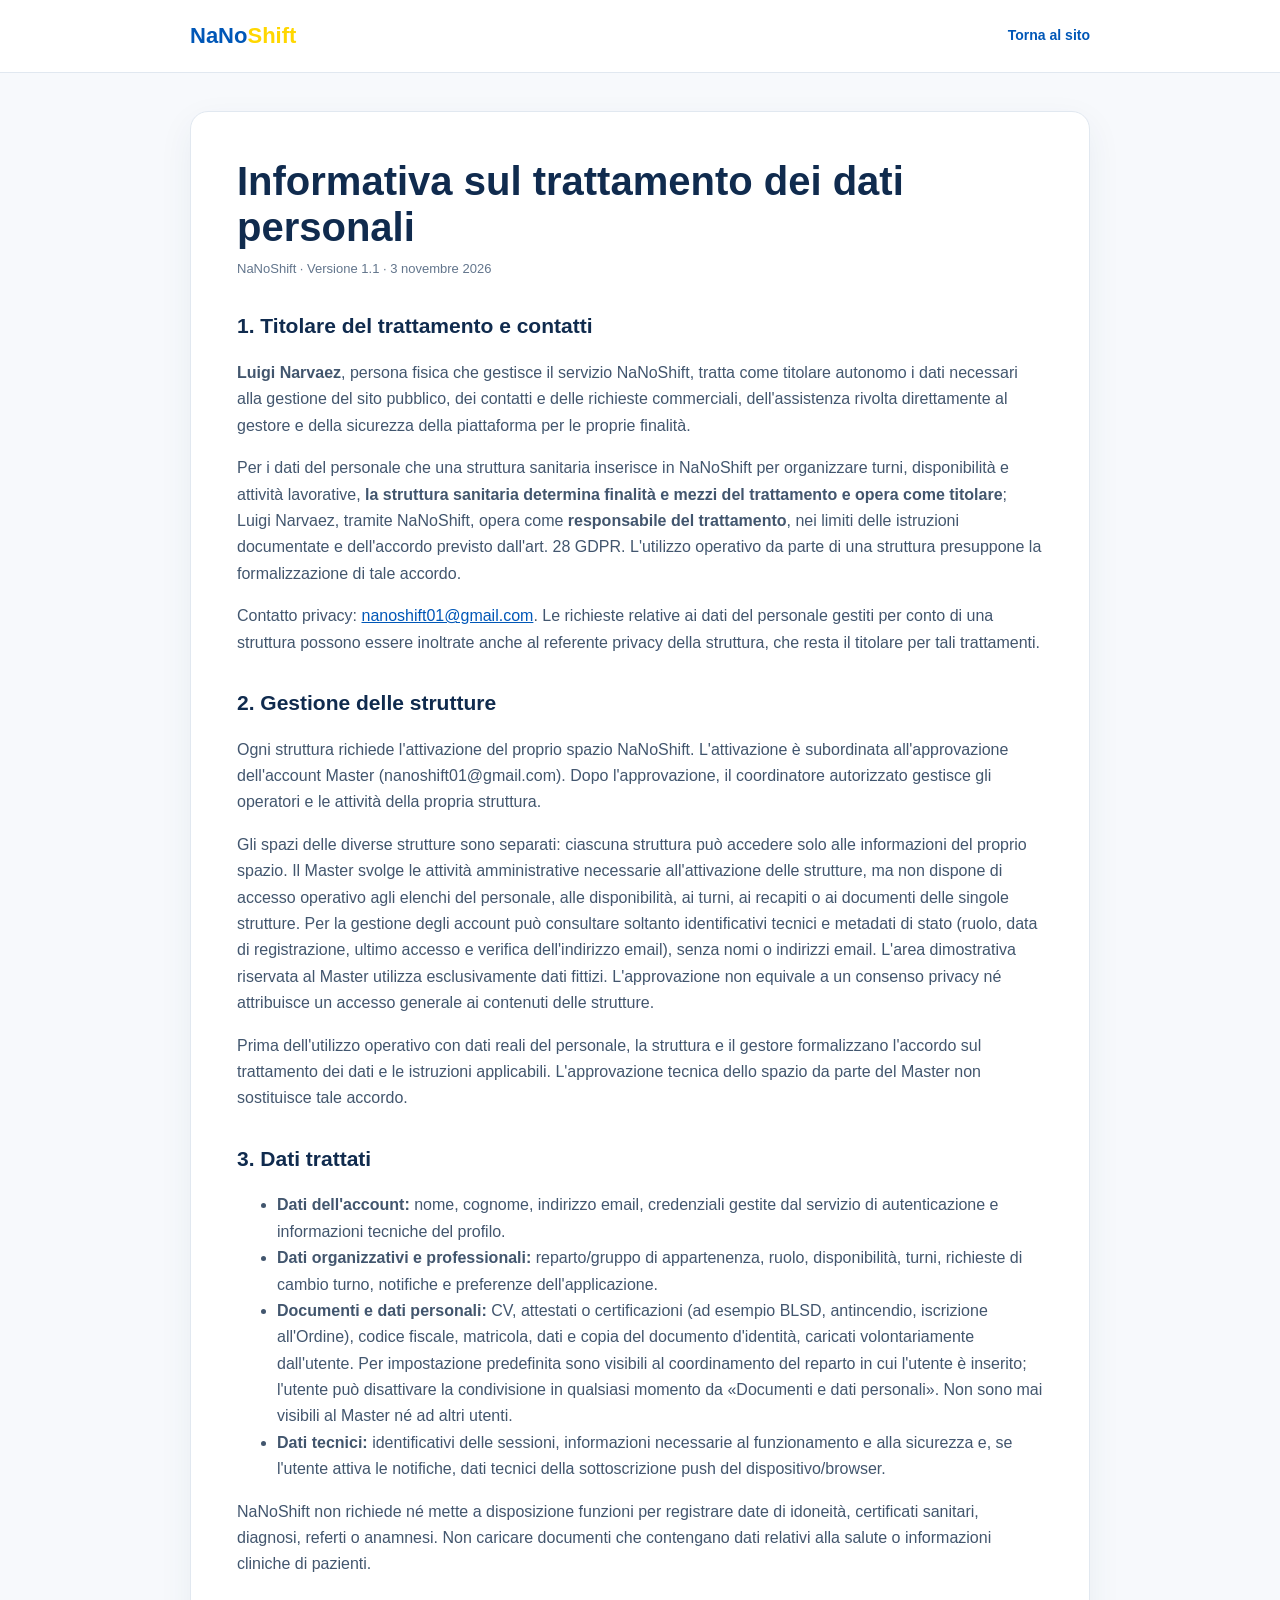
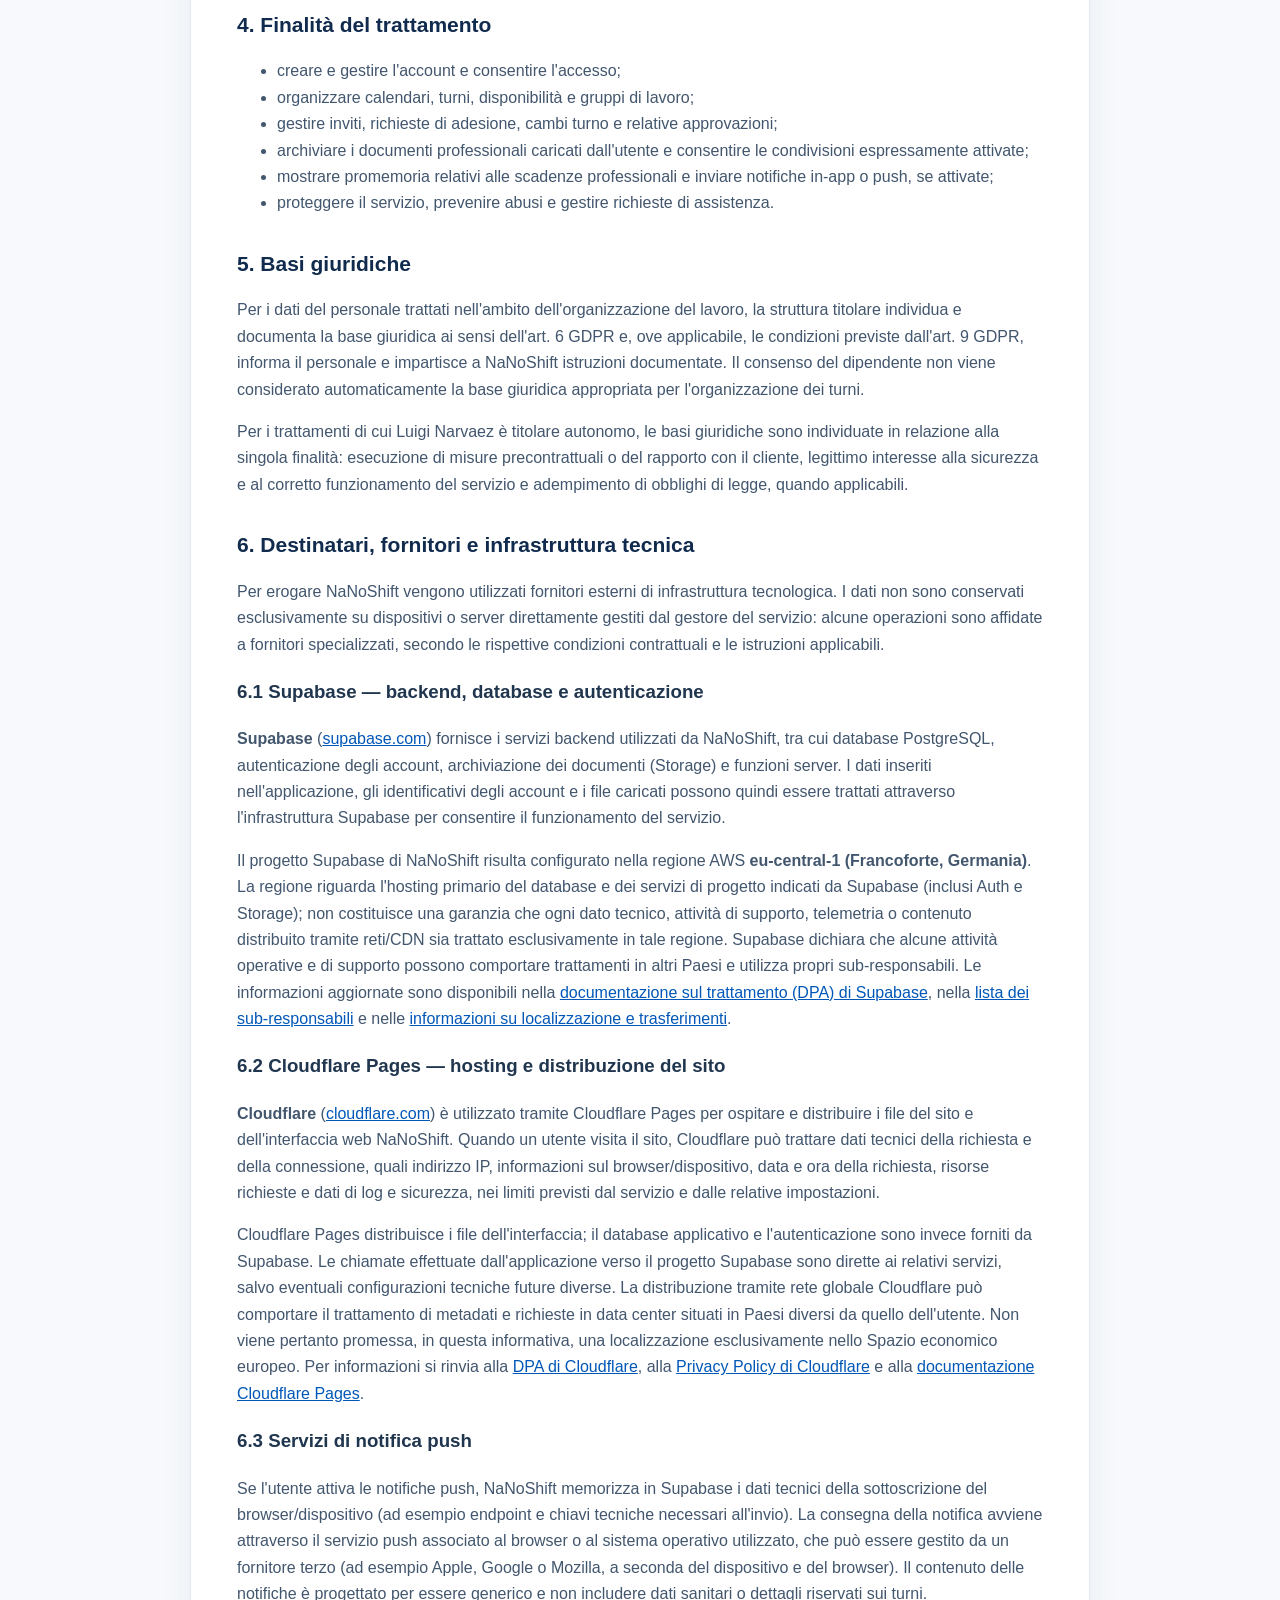
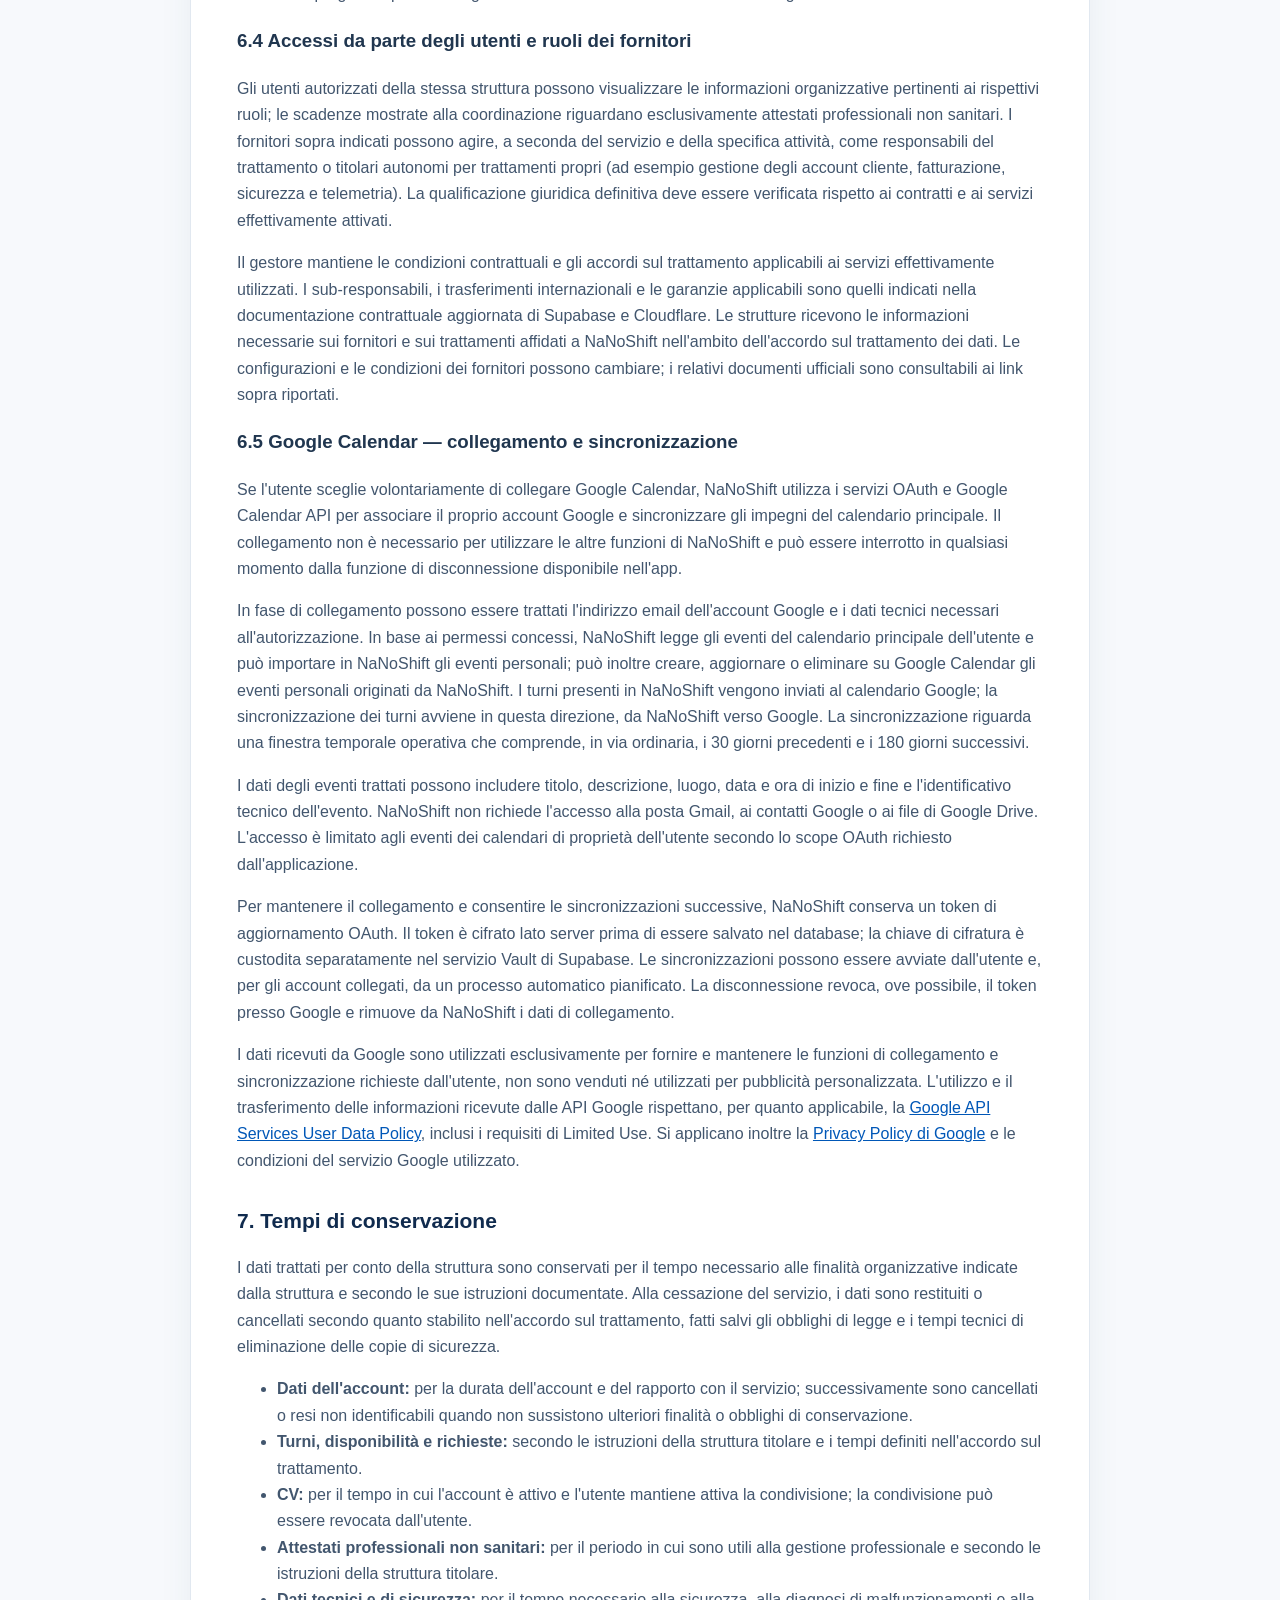
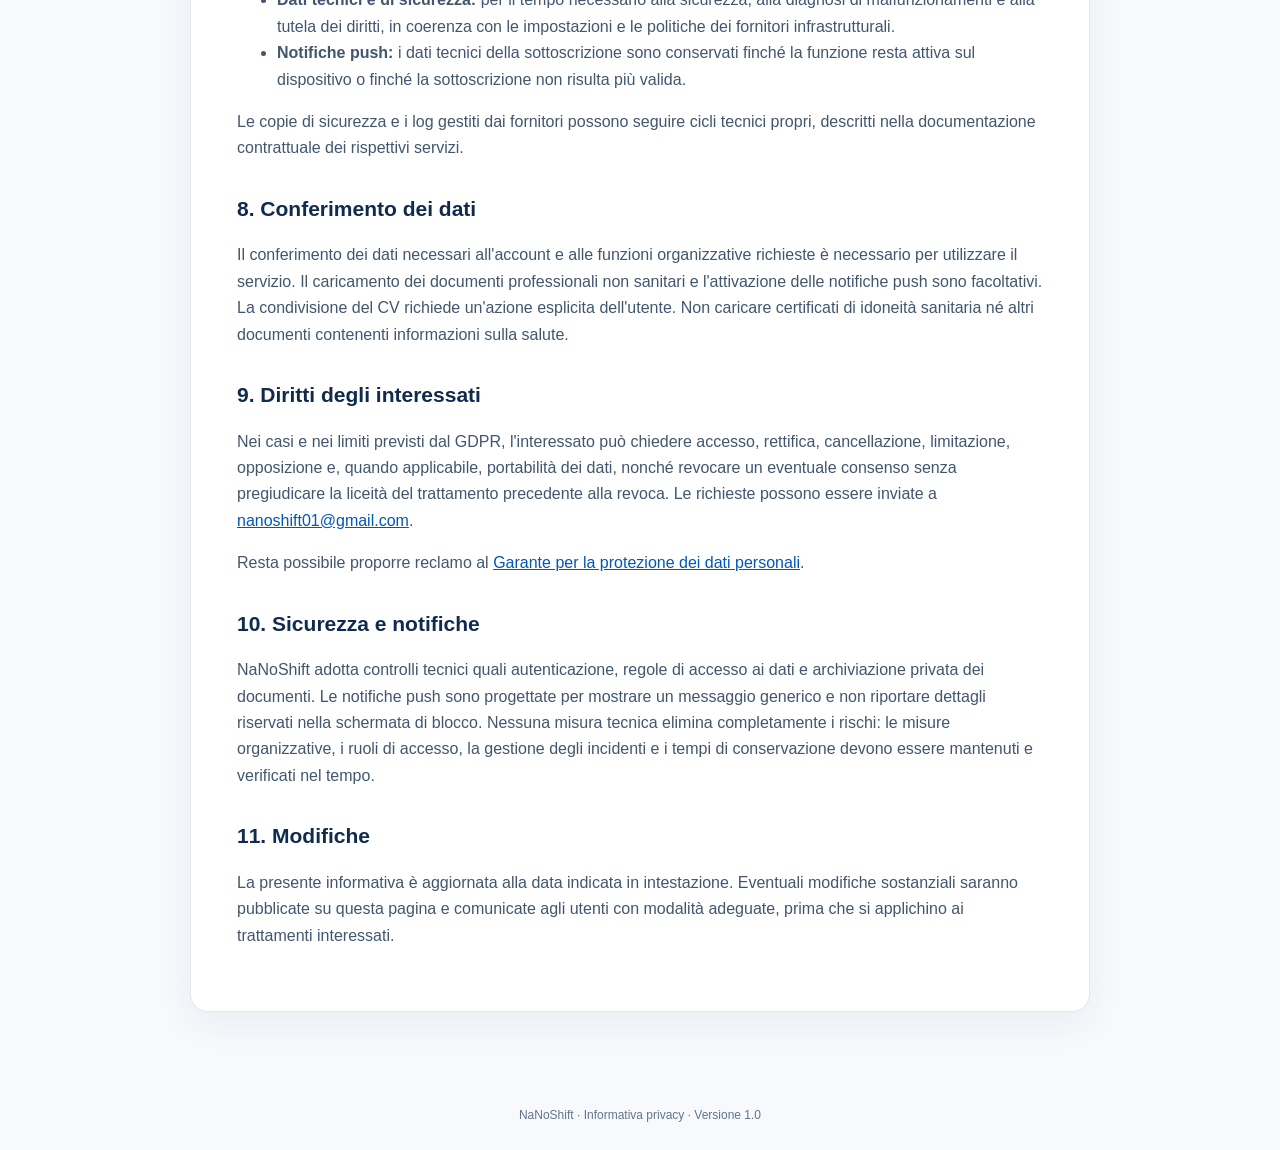
<file: privacy.html>
<!doctype html>
<html lang="it">
<head>
<meta charset="utf-8"><meta name="viewport" content="width=device-width,initial-scale=1">
<meta name="theme-color" content="#f7f9fc">
<title>Informativa privacy — NaNoShift</title>
<style>
:root{--blue:#0057B7;--yellow:#FFD700;--navy:#102b4e;--ink:#20364f;--muted:#62758c;--line:#e1e8f0;--paper:#f7f9fc}
*{box-sizing:border-box}body{margin:0;background:var(--paper);color:var(--ink);font:16px/1.65 -apple-system,BlinkMacSystemFont,"Segoe UI",sans-serif}
header{background:#fff;border-bottom:1px solid var(--line)}.wrap{width:min(900px,calc(100% - 32px));margin:auto}header .wrap{height:72px;display:flex;align-items:center;justify-content:space-between}.brand{font-weight:900;font-size:22px;color:var(--blue);text-decoration:none}.brand span{color:var(--yellow)}.back{color:var(--blue);font-weight:700;text-decoration:none;font-size:14px}
main{padding:38px 0 70px}.paper{background:white;border:1px solid var(--line);border-radius:18px;padding:clamp(22px,5vw,46px);box-shadow:0 12px 35px #183b6010}
h1{font-size:clamp(30px,5vw,40px);line-height:1.15;color:var(--navy);margin:0 0 8px}h2{font-size:21px;color:var(--navy);margin:30px 0 8px}p,li{color:#42566e}a{color:var(--blue)}.meta{font-size:13px;color:var(--muted);margin:0 0 24px}
.notice{padding:15px 17px;border:1px solid #e8c94a;background:#fff9dc;border-radius:12px;margin:20px 0 25px;color:#604d00}.notice strong{display:block;margin-bottom:4px}
table{width:100%;border-collapse:collapse;margin:14px 0 20px;font-size:14px}th,td{text-align:left;vertical-align:top;padding:11px;border-bottom:1px solid var(--line)}th{color:var(--navy);background:#f5f8fc}
footer{padding:24px 0;color:var(--muted);font-size:12px;text-align:center}
@media(max-width:600px){table{display:block;overflow-x:auto;white-space:normal}header .wrap{height:62px}}
</style>
</head>
<body>
<header><div class="wrap"><a class="brand" href="index.html">NaNo<span>Shift</span></a><a class="back" href="index.html">Torna al sito</a></div></header>
<main class="wrap"><article class="paper">
<h1>Informativa sul trattamento dei dati personali</h1>
<p class="meta">NaNoShift · Versione 1.1 · 3 novembre 2026</p>

<h2>1. Titolare del trattamento e contatti</h2>
<p><strong>Luigi Narvaez</strong>, persona fisica che gestisce il servizio NaNoShift, tratta come titolare autonomo i dati necessari alla gestione del sito pubblico, dei contatti e delle richieste commerciali, dell'assistenza rivolta direttamente al gestore e della sicurezza della piattaforma per le proprie finalità.</p>
<p>Per i dati del personale che una struttura sanitaria inserisce in NaNoShift per organizzare turni, disponibilità e attività lavorative, <strong>la struttura sanitaria determina finalità e mezzi del trattamento e opera come titolare</strong>; Luigi Narvaez, tramite NaNoShift, opera come <strong>responsabile del trattamento</strong>, nei limiti delle istruzioni documentate e dell'accordo previsto dall'art. 28 GDPR. L'utilizzo operativo da parte di una struttura presuppone la formalizzazione di tale accordo.</p>
<p>Contatto privacy: <a href="mailto:nanoshift01@gmail.com">nanoshift01@gmail.com</a>. Le richieste relative ai dati del personale gestiti per conto di una struttura possono essere inoltrate anche al referente privacy della struttura, che resta il titolare per tali trattamenti.</p>

<h2>2. Gestione delle strutture</h2>
<p>Ogni struttura richiede l'attivazione del proprio spazio NaNoShift. L'attivazione è subordinata all'approvazione dell'account Master (nanoshift01@gmail.com). Dopo l'approvazione, il coordinatore autorizzato gestisce gli operatori e le attività della propria struttura.</p>
<p>Gli spazi delle diverse strutture sono separati: ciascuna struttura può accedere solo alle informazioni del proprio spazio. Il Master svolge le attività amministrative necessarie all'attivazione delle strutture, ma non dispone di accesso operativo agli elenchi del personale, alle disponibilità, ai turni, ai recapiti o ai documenti delle singole strutture. Per la gestione degli account può consultare soltanto identificativi tecnici e metadati di stato (ruolo, data di registrazione, ultimo accesso e verifica dell'indirizzo email), senza nomi o indirizzi email. L'area dimostrativa riservata al Master utilizza esclusivamente dati fittizi. L'approvazione non equivale a un consenso privacy né attribuisce un accesso generale ai contenuti delle strutture.</p>
<p>Prima dell'utilizzo operativo con dati reali del personale, la struttura e il gestore formalizzano l'accordo sul trattamento dei dati e le istruzioni applicabili. L'approvazione tecnica dello spazio da parte del Master non sostituisce tale accordo.</p>
<h2>3. Dati trattati</h2>
<ul>
<li><strong>Dati dell'account:</strong> nome, cognome, indirizzo email, credenziali gestite dal servizio di autenticazione e informazioni tecniche del profilo.</li>
<li><strong>Dati organizzativi e professionali:</strong> reparto/gruppo di appartenenza, ruolo, disponibilità, turni, richieste di cambio turno, notifiche e preferenze dell'applicazione.</li>
<li><strong>Documenti e dati personali:</strong> CV, attestati o certificazioni (ad esempio BLSD, antincendio, iscrizione all'Ordine), codice fiscale, matricola, dati e copia del documento d'identità, caricati volontariamente dall'utente. Per impostazione predefinita sono visibili al coordinamento del reparto in cui l'utente è inserito; l'utente può disattivare la condivisione in qualsiasi momento da «Documenti e dati personali». Non sono mai visibili al Master né ad altri utenti.</li>
<li><strong>Dati tecnici:</strong> identificativi delle sessioni, informazioni necessarie al funzionamento e alla sicurezza e, se l'utente attiva le notifiche, dati tecnici della sottoscrizione push del dispositivo/browser.</li>
</ul>
<p>NaNoShift non richiede né mette a disposizione funzioni per registrare date di idoneità, certificati sanitari, diagnosi, referti o anamnesi. Non caricare documenti che contengano dati relativi alla salute o informazioni cliniche di pazienti.</p>

<h2>4. Finalità del trattamento</h2>
<ul>
<li>creare e gestire l'account e consentire l'accesso;</li>
<li>organizzare calendari, turni, disponibilità e gruppi di lavoro;</li>
<li>gestire inviti, richieste di adesione, cambi turno e relative approvazioni;</li>
<li>archiviare i documenti professionali caricati dall'utente e consentire le condivisioni espressamente attivate;</li>
<li>mostrare promemoria relativi alle scadenze professionali e inviare notifiche in-app o push, se attivate;</li>
<li>proteggere il servizio, prevenire abusi e gestire richieste di assistenza.</li>
</ul>

<h2>5. Basi giuridiche</h2>
<p>Per i dati del personale trattati nell'ambito dell'organizzazione del lavoro, la struttura titolare individua e documenta la base giuridica ai sensi dell'art. 6 GDPR e, ove applicabile, le condizioni previste dall'art. 9 GDPR, informa il personale e impartisce a NaNoShift istruzioni documentate. Il consenso del dipendente non viene considerato automaticamente la base giuridica appropriata per l'organizzazione dei turni.</p>
<p>Per i trattamenti di cui Luigi Narvaez è titolare autonomo, le basi giuridiche sono individuate in relazione alla singola finalità: esecuzione di misure precontrattuali o del rapporto con il cliente, legittimo interesse alla sicurezza e al corretto funzionamento del servizio e adempimento di obblighi di legge, quando applicabili.</p>

<h2>6. Destinatari, fornitori e infrastruttura tecnica</h2>
<p>Per erogare NaNoShift vengono utilizzati fornitori esterni di infrastruttura tecnologica. I dati non sono conservati esclusivamente su dispositivi o server direttamente gestiti dal gestore del servizio: alcune operazioni sono affidate a fornitori specializzati, secondo le rispettive condizioni contrattuali e le istruzioni applicabili.</p>
<h3>6.1 Supabase — backend, database e autenticazione</h3>
<p><strong>Supabase</strong> (<a href="https://supabase.com/" target="_blank" rel="noopener">supabase.com</a>) fornisce i servizi backend utilizzati da NaNoShift, tra cui database PostgreSQL, autenticazione degli account, archiviazione dei documenti (Storage) e funzioni server. I dati inseriti nell'applicazione, gli identificativi degli account e i file caricati possono quindi essere trattati attraverso l'infrastruttura Supabase per consentire il funzionamento del servizio.</p>
<p>Il progetto Supabase di NaNoShift risulta configurato nella regione AWS <strong>eu-central-1 (Francoforte, Germania)</strong>. La regione riguarda l'hosting primario del database e dei servizi di progetto indicati da Supabase (inclusi Auth e Storage); non costituisce una garanzia che ogni dato tecnico, attività di supporto, telemetria o contenuto distribuito tramite reti/CDN sia trattato esclusivamente in tale regione. Supabase dichiara che alcune attività operative e di supporto possono comportare trattamenti in altri Paesi e utilizza propri sub-responsabili. Le informazioni aggiornate sono disponibili nella <a href="https://supabase.com/legal/customer-resources/data-processing-addendum" target="_blank" rel="noopener">documentazione sul trattamento (DPA) di Supabase</a>, nella <a href="https://supabase.com/legal/customer-resources/subprocessor-list" target="_blank" rel="noopener">lista dei sub-responsabili</a> e nelle <a href="https://supabase.com/legal/privacy-resources/data-residency-and-transfers-faq" target="_blank" rel="noopener">informazioni su localizzazione e trasferimenti</a>.</p>
<h3>6.2 Cloudflare Pages — hosting e distribuzione del sito</h3>
<p><strong>Cloudflare</strong> (<a href="https://www.cloudflare.com/" target="_blank" rel="noopener">cloudflare.com</a>) è utilizzato tramite Cloudflare Pages per ospitare e distribuire i file del sito e dell'interfaccia web NaNoShift. Quando un utente visita il sito, Cloudflare può trattare dati tecnici della richiesta e della connessione, quali indirizzo IP, informazioni sul browser/dispositivo, data e ora della richiesta, risorse richieste e dati di log e sicurezza, nei limiti previsti dal servizio e dalle relative impostazioni.</p>
<p>Cloudflare Pages distribuisce i file dell'interfaccia; il database applicativo e l'autenticazione sono invece forniti da Supabase. Le chiamate effettuate dall'applicazione verso il progetto Supabase sono dirette ai relativi servizi, salvo eventuali configurazioni tecniche future diverse. La distribuzione tramite rete globale Cloudflare può comportare il trattamento di metadati e richieste in data center situati in Paesi diversi da quello dell'utente. Non viene pertanto promessa, in questa informativa, una localizzazione esclusivamente nello Spazio economico europeo. Per informazioni si rinvia alla <a href="https://www.cloudflare.com/cloudflare-customer-dpa/" target="_blank" rel="noopener">DPA di Cloudflare</a>, alla <a href="https://www.cloudflare.com/privacypolicy/" target="_blank" rel="noopener">Privacy Policy di Cloudflare</a> e alla <a href="https://developers.cloudflare.com/pages/" target="_blank" rel="noopener">documentazione Cloudflare Pages</a>.</p>
<h3>6.3 Servizi di notifica push</h3>
<p>Se l'utente attiva le notifiche push, NaNoShift memorizza in Supabase i dati tecnici della sottoscrizione del browser/dispositivo (ad esempio endpoint e chiavi tecniche necessari all'invio). La consegna della notifica avviene attraverso il servizio push associato al browser o al sistema operativo utilizzato, che può essere gestito da un fornitore terzo (ad esempio Apple, Google o Mozilla, a seconda del dispositivo e del browser). Il contenuto delle notifiche è progettato per essere generico e non includere dati sanitari o dettagli riservati sui turni.</p>
<h3>6.4 Accessi da parte degli utenti e ruoli dei fornitori</h3>
<p>Gli utenti autorizzati della stessa struttura possono visualizzare le informazioni organizzative pertinenti ai rispettivi ruoli; le scadenze mostrate alla coordinazione riguardano esclusivamente attestati professionali non sanitari. I fornitori sopra indicati possono agire, a seconda del servizio e della specifica attività, come responsabili del trattamento o titolari autonomi per trattamenti propri (ad esempio gestione degli account cliente, fatturazione, sicurezza e telemetria). La qualificazione giuridica definitiva deve essere verificata rispetto ai contratti e ai servizi effettivamente attivati.</p>
<p>Il gestore mantiene le condizioni contrattuali e gli accordi sul trattamento applicabili ai servizi effettivamente utilizzati. I sub-responsabili, i trasferimenti internazionali e le garanzie applicabili sono quelli indicati nella documentazione contrattuale aggiornata di Supabase e Cloudflare. Le strutture ricevono le informazioni necessarie sui fornitori e sui trattamenti affidati a NaNoShift nell'ambito dell'accordo sul trattamento dei dati. Le configurazioni e le condizioni dei fornitori possono cambiare; i relativi documenti ufficiali sono consultabili ai link sopra riportati.</p>

<h3>6.5 Google Calendar — collegamento e sincronizzazione</h3>
<p>Se l'utente sceglie volontariamente di collegare Google Calendar, NaNoShift utilizza i servizi OAuth e Google Calendar API per associare il proprio account Google e sincronizzare gli impegni del calendario principale. Il collegamento non è necessario per utilizzare le altre funzioni di NaNoShift e può essere interrotto in qualsiasi momento dalla funzione di disconnessione disponibile nell'app.</p>
<p>In fase di collegamento possono essere trattati l'indirizzo email dell'account Google e i dati tecnici necessari all'autorizzazione. In base ai permessi concessi, NaNoShift legge gli eventi del calendario principale dell'utente e può importare in NaNoShift gli eventi personali; può inoltre creare, aggiornare o eliminare su Google Calendar gli eventi personali originati da NaNoShift. I turni presenti in NaNoShift vengono inviati al calendario Google; la sincronizzazione dei turni avviene in questa direzione, da NaNoShift verso Google. La sincronizzazione riguarda una finestra temporale operativa che comprende, in via ordinaria, i 30 giorni precedenti e i 180 giorni successivi.</p>
<p>I dati degli eventi trattati possono includere titolo, descrizione, luogo, data e ora di inizio e fine e l'identificativo tecnico dell'evento. NaNoShift non richiede l'accesso alla posta Gmail, ai contatti Google o ai file di Google Drive. L'accesso è limitato agli eventi dei calendari di proprietà dell'utente secondo lo scope OAuth richiesto dall'applicazione.</p>
<p>Per mantenere il collegamento e consentire le sincronizzazioni successive, NaNoShift conserva un token di aggiornamento OAuth. Il token è cifrato lato server prima di essere salvato nel database; la chiave di cifratura è custodita separatamente nel servizio Vault di Supabase. Le sincronizzazioni possono essere avviate dall'utente e, per gli account collegati, da un processo automatico pianificato. La disconnessione revoca, ove possibile, il token presso Google e rimuove da NaNoShift i dati di collegamento.</p>
<p>I dati ricevuti da Google sono utilizzati esclusivamente per fornire e mantenere le funzioni di collegamento e sincronizzazione richieste dall'utente, non sono venduti né utilizzati per pubblicità personalizzata. L'utilizzo e il trasferimento delle informazioni ricevute dalle API Google rispettano, per quanto applicabile, la <a href="https://developers.google.com/terms/api-services-user-data-policy" target="_blank" rel="noopener">Google API Services User Data Policy</a>, inclusi i requisiti di Limited Use. Si applicano inoltre la <a href="https://policies.google.com/privacy" target="_blank" rel="noopener">Privacy Policy di Google</a> e le condizioni del servizio Google utilizzato.</p>

<h2>7. Tempi di conservazione</h2>
<p>I dati trattati per conto della struttura sono conservati per il tempo necessario alle finalità organizzative indicate dalla struttura e secondo le sue istruzioni documentate. Alla cessazione del servizio, i dati sono restituiti o cancellati secondo quanto stabilito nell'accordo sul trattamento, fatti salvi gli obblighi di legge e i tempi tecnici di eliminazione delle copie di sicurezza.</p>
<ul>
<li><strong>Dati dell'account:</strong> per la durata dell'account e del rapporto con il servizio; successivamente sono cancellati o resi non identificabili quando non sussistono ulteriori finalità o obblighi di conservazione.</li>
<li><strong>Turni, disponibilità e richieste:</strong> secondo le istruzioni della struttura titolare e i tempi definiti nell'accordo sul trattamento.</li>
<li><strong>CV:</strong> per il tempo in cui l'account è attivo e l'utente mantiene attiva la condivisione; la condivisione può essere revocata dall'utente.</li>
<li><strong>Attestati professionali non sanitari:</strong> per il periodo in cui sono utili alla gestione professionale e secondo le istruzioni della struttura titolare.</li>
<li><strong>Dati tecnici e di sicurezza:</strong> per il tempo necessario alla sicurezza, alla diagnosi di malfunzionamenti e alla tutela dei diritti, in coerenza con le impostazioni e le politiche dei fornitori infrastrutturali.</li>
<li><strong>Notifiche push:</strong> i dati tecnici della sottoscrizione sono conservati finché la funzione resta attiva sul dispositivo o finché la sottoscrizione non risulta più valida.</li>
</ul>
<p>Le copie di sicurezza e i log gestiti dai fornitori possono seguire cicli tecnici propri, descritti nella documentazione contrattuale dei rispettivi servizi.</p>

<h2>8. Conferimento dei dati</h2>
<p>Il conferimento dei dati necessari all'account e alle funzioni organizzative richieste è necessario per utilizzare il servizio. Il caricamento dei documenti professionali non sanitari e l'attivazione delle notifiche push sono facoltativi. La condivisione del CV richiede un'azione esplicita dell'utente. Non caricare certificati di idoneità sanitaria né altri documenti contenenti informazioni sulla salute.</p>

<h2>9. Diritti degli interessati</h2>
<p>Nei casi e nei limiti previsti dal GDPR, l'interessato può chiedere accesso, rettifica, cancellazione, limitazione, opposizione e, quando applicabile, portabilità dei dati, nonché revocare un eventuale consenso senza pregiudicare la liceità del trattamento precedente alla revoca. Le richieste possono essere inviate a <a href="mailto:nanoshift01@gmail.com">nanoshift01@gmail.com</a>.</p>
<p>Resta possibile proporre reclamo al <a href="https://www.garanteprivacy.it/" target="_blank" rel="noopener">Garante per la protezione dei dati personali</a>.</p>

<h2>10. Sicurezza e notifiche</h2>
<p>NaNoShift adotta controlli tecnici quali autenticazione, regole di accesso ai dati e archiviazione privata dei documenti. Le notifiche push sono progettate per mostrare un messaggio generico e non riportare dettagli riservati nella schermata di blocco. Nessuna misura tecnica elimina completamente i rischi: le misure organizzative, i ruoli di accesso, la gestione degli incidenti e i tempi di conservazione devono essere mantenuti e verificati nel tempo.</p>

<h2>11. Modifiche</h2>
<p>La presente informativa è aggiornata alla data indicata in intestazione. Eventuali modifiche sostanziali saranno pubblicate su questa pagina e comunicate agli utenti con modalità adeguate, prima che si applichino ai trattamenti interessati.</p>
</article></main>
<footer class="wrap">NaNoShift · Informativa privacy · Versione 1.0</footer>
</body></html>
</file>
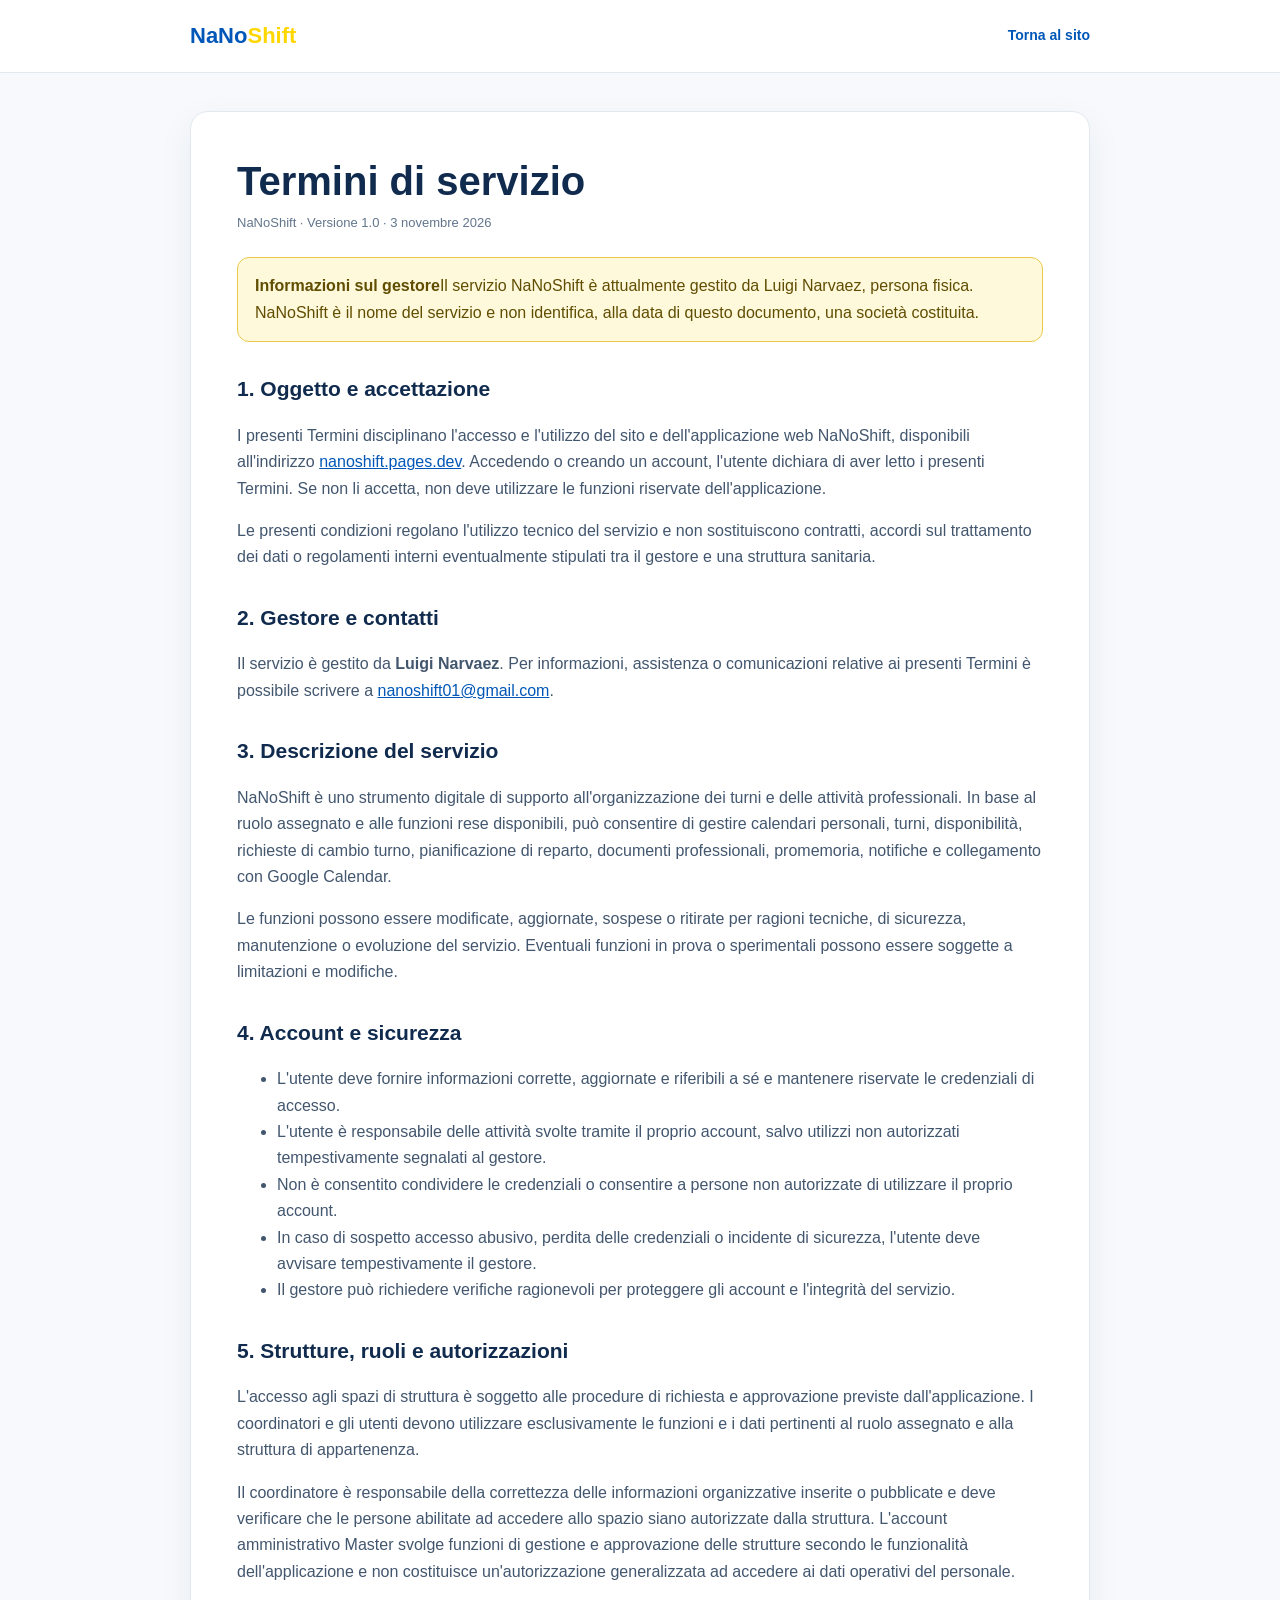
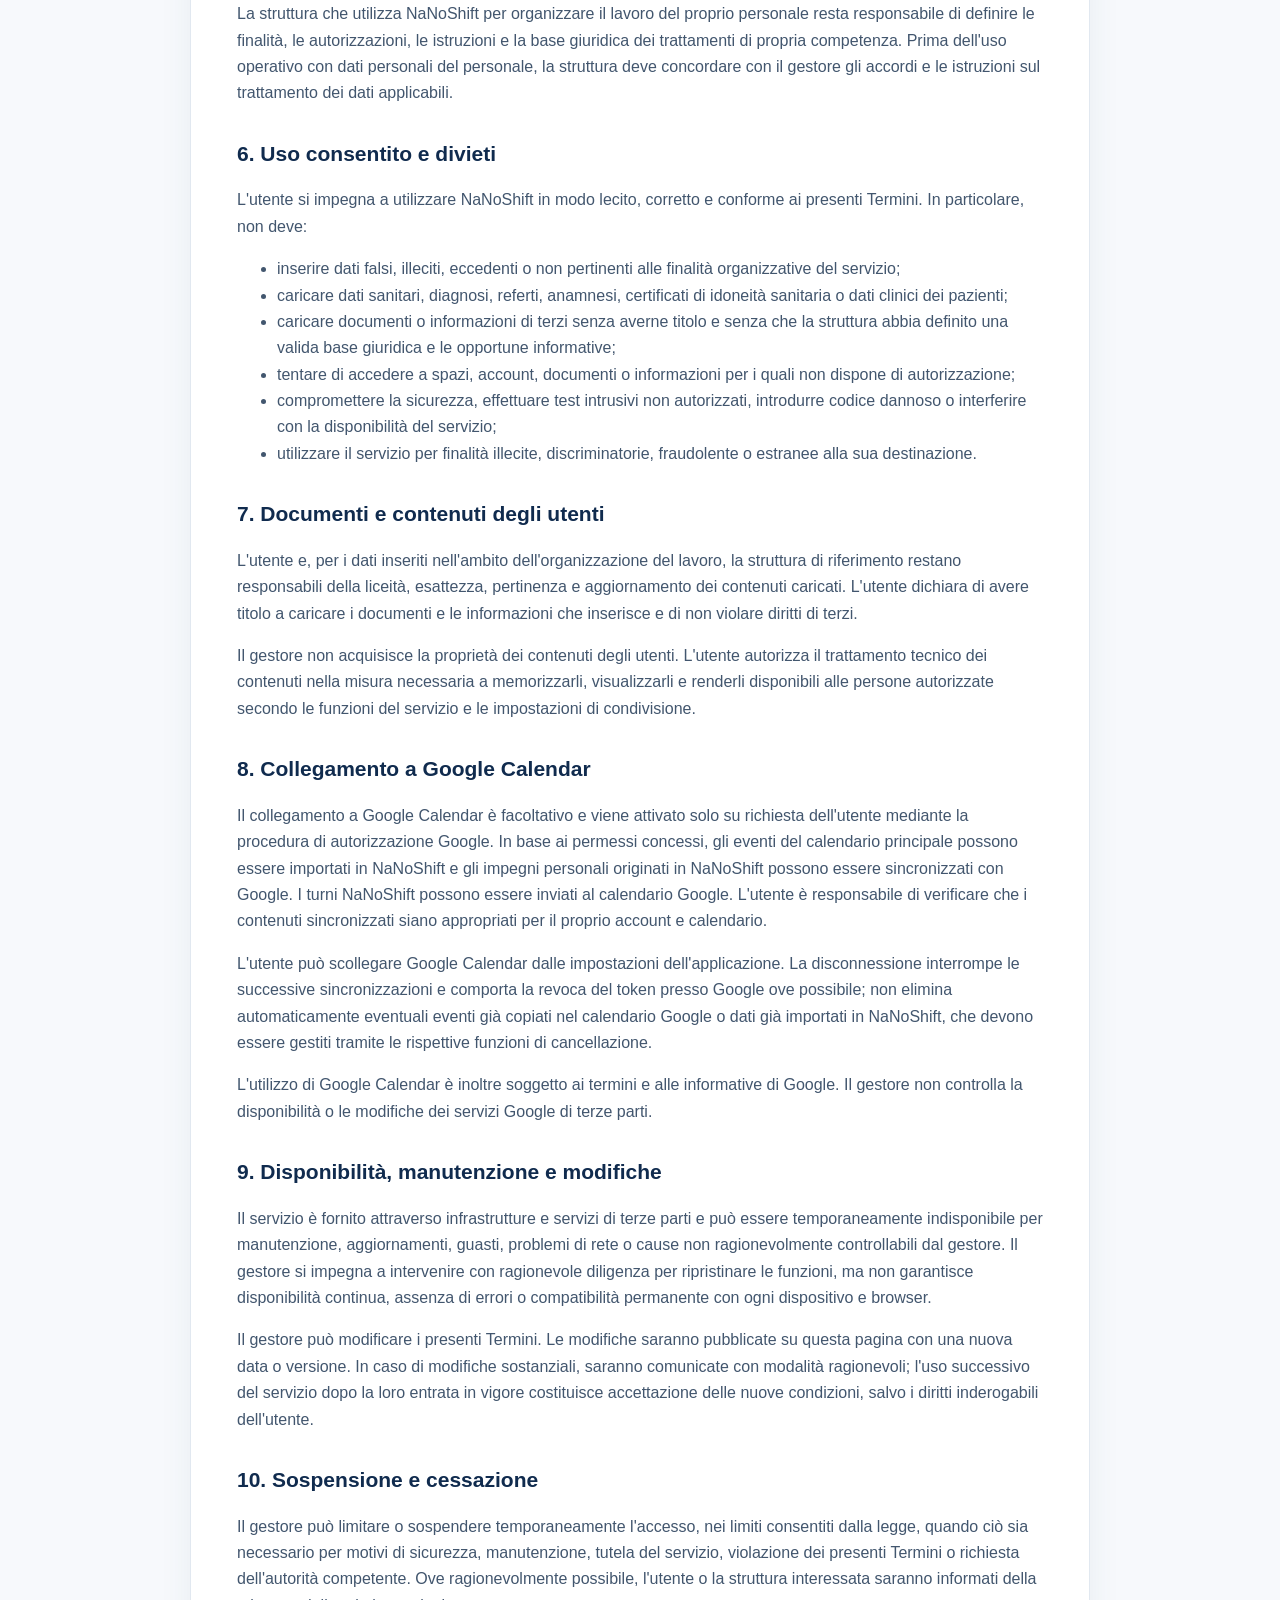
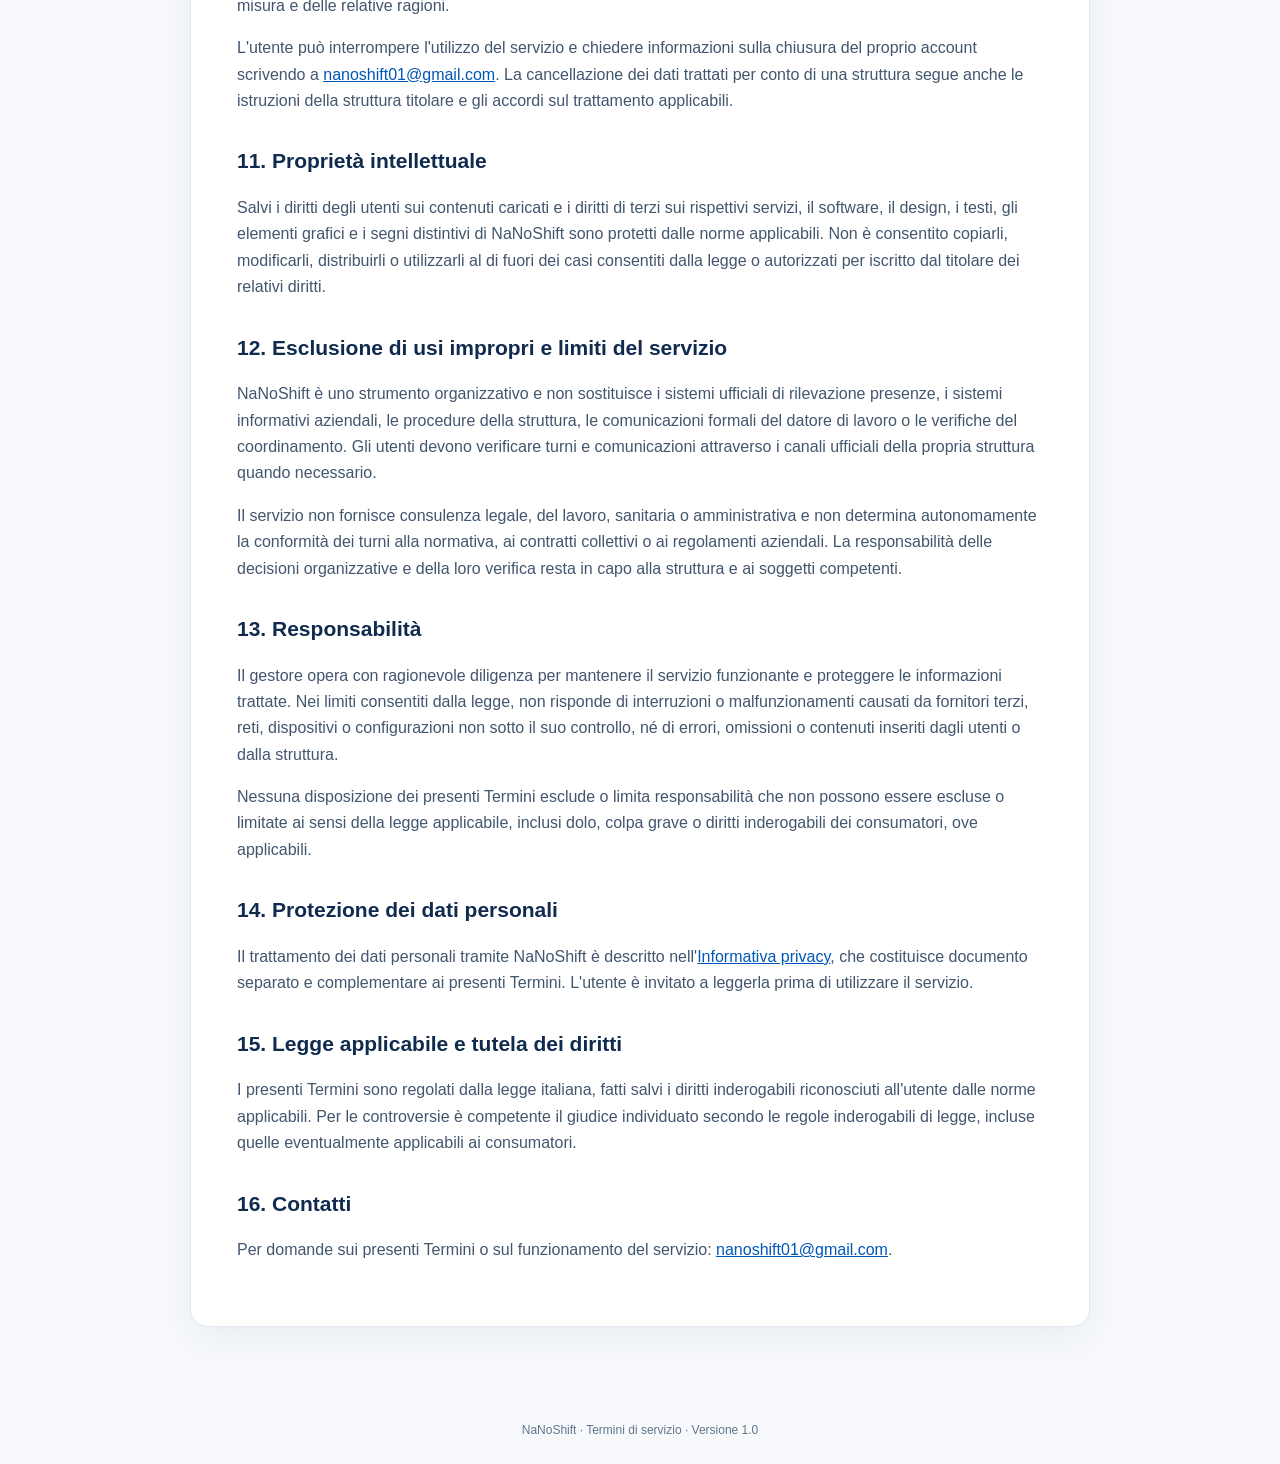
<file: terms.html>
<!doctype html>
<html lang="it">
<head>
<meta charset="utf-8"><meta name="viewport" content="width=device-width,initial-scale=1">
<meta name="theme-color" content="#f7f9fc">
<meta name="description" content="Condizioni di utilizzo del servizio NaNoShift.">
<title>Termini di servizio — NaNoShift</title>
<style>
:root{--blue:#0057B7;--yellow:#FFD700;--navy:#102b4e;--ink:#20364f;--muted:#62758c;--line:#e1e8f0;--paper:#f7f9fc}
*{box-sizing:border-box}body{margin:0;background:var(--paper);color:var(--ink);font:16px/1.65 -apple-system,BlinkMacSystemFont,"Segoe UI",sans-serif}
header{background:#fff;border-bottom:1px solid var(--line)}.wrap{width:min(900px,calc(100% - 32px));margin:auto}header .wrap{height:72px;display:flex;align-items:center;justify-content:space-between}.brand{font-weight:900;font-size:22px;color:var(--blue);text-decoration:none}.brand span{color:var(--yellow)}.back{color:var(--blue);font-weight:700;text-decoration:none;font-size:14px}
main{padding:38px 0 70px}.paper{background:white;border:1px solid var(--line);border-radius:18px;padding:clamp(22px,5vw,46px);box-shadow:0 12px 35px #183b6010}
h1{font-size:clamp(30px,5vw,40px);line-height:1.15;color:var(--navy);margin:0 0 8px}h2{font-size:21px;color:var(--navy);margin:30px 0 8px}p,li{color:#42566e}a{color:var(--blue)}.meta{font-size:13px;color:var(--muted);margin:0 0 24px}
.notice{padding:15px 17px;border:1px solid #e8c94a;background:#fff9dc;border-radius:12px;margin:20px 0 25px;color:#604d00}
footer{padding:24px 0;color:var(--muted);font-size:12px;text-align:center}
@media(max-width:600px){header .wrap{height:62px}}
</style>
</head>
<body>
<header><div class="wrap"><a class="brand" href="index.html">NaNo<span>Shift</span></a><a class="back" href="index.html">Torna al sito</a></div></header>
<main class="wrap"><article class="paper">
<h1>Termini di servizio</h1>
<p class="meta">NaNoShift · Versione 1.0 · 3 novembre 2026</p>
<div class="notice"><strong>Informazioni sul gestore</strong>Il servizio NaNoShift è attualmente gestito da Luigi Narvaez, persona fisica. NaNoShift è il nome del servizio e non identifica, alla data di questo documento, una società costituita.</div>

<h2>1. Oggetto e accettazione</h2>
<p>I presenti Termini disciplinano l'accesso e l'utilizzo del sito e dell'applicazione web NaNoShift, disponibili all'indirizzo <a href="https://nanoshift.pages.dev">nanoshift.pages.dev</a>. Accedendo o creando un account, l'utente dichiara di aver letto i presenti Termini. Se non li accetta, non deve utilizzare le funzioni riservate dell'applicazione.</p>
<p>Le presenti condizioni regolano l'utilizzo tecnico del servizio e non sostituiscono contratti, accordi sul trattamento dei dati o regolamenti interni eventualmente stipulati tra il gestore e una struttura sanitaria.</p>

<h2>2. Gestore e contatti</h2>
<p>Il servizio è gestito da <strong>Luigi Narvaez</strong>. Per informazioni, assistenza o comunicazioni relative ai presenti Termini è possibile scrivere a <a href="mailto:nanoshift01@gmail.com">nanoshift01@gmail.com</a>.</p>

<h2>3. Descrizione del servizio</h2>
<p>NaNoShift è uno strumento digitale di supporto all'organizzazione dei turni e delle attività professionali. In base al ruolo assegnato e alle funzioni rese disponibili, può consentire di gestire calendari personali, turni, disponibilità, richieste di cambio turno, pianificazione di reparto, documenti professionali, promemoria, notifiche e collegamento con Google Calendar.</p>
<p>Le funzioni possono essere modificate, aggiornate, sospese o ritirate per ragioni tecniche, di sicurezza, manutenzione o evoluzione del servizio. Eventuali funzioni in prova o sperimentali possono essere soggette a limitazioni e modifiche.</p>

<h2>4. Account e sicurezza</h2>
<ul>
<li>L'utente deve fornire informazioni corrette, aggiornate e riferibili a sé e mantenere riservate le credenziali di accesso.</li>
<li>L'utente è responsabile delle attività svolte tramite il proprio account, salvo utilizzi non autorizzati tempestivamente segnalati al gestore.</li>
<li>Non è consentito condividere le credenziali o consentire a persone non autorizzate di utilizzare il proprio account.</li>
<li>In caso di sospetto accesso abusivo, perdita delle credenziali o incidente di sicurezza, l'utente deve avvisare tempestivamente il gestore.</li>
<li>Il gestore può richiedere verifiche ragionevoli per proteggere gli account e l'integrità del servizio.</li>
</ul>

<h2>5. Strutture, ruoli e autorizzazioni</h2>
<p>L'accesso agli spazi di struttura è soggetto alle procedure di richiesta e approvazione previste dall'applicazione. I coordinatori e gli utenti devono utilizzare esclusivamente le funzioni e i dati pertinenti al ruolo assegnato e alla struttura di appartenenza.</p>
<p>Il coordinatore è responsabile della correttezza delle informazioni organizzative inserite o pubblicate e deve verificare che le persone abilitate ad accedere allo spazio siano autorizzate dalla struttura. L'account amministrativo Master svolge funzioni di gestione e approvazione delle strutture secondo le funzionalità dell'applicazione e non costituisce un'autorizzazione generalizzata ad accedere ai dati operativi del personale.</p>
<p>La struttura che utilizza NaNoShift per organizzare il lavoro del proprio personale resta responsabile di definire le finalità, le autorizzazioni, le istruzioni e la base giuridica dei trattamenti di propria competenza. Prima dell'uso operativo con dati personali del personale, la struttura deve concordare con il gestore gli accordi e le istruzioni sul trattamento dei dati applicabili.</p>

<h2>6. Uso consentito e divieti</h2>
<p>L'utente si impegna a utilizzare NaNoShift in modo lecito, corretto e conforme ai presenti Termini. In particolare, non deve:</p>
<ul>
<li>inserire dati falsi, illeciti, eccedenti o non pertinenti alle finalità organizzative del servizio;</li>
<li>caricare dati sanitari, diagnosi, referti, anamnesi, certificati di idoneità sanitaria o dati clinici dei pazienti;</li>
<li>caricare documenti o informazioni di terzi senza averne titolo e senza che la struttura abbia definito una valida base giuridica e le opportune informative;</li>
<li>tentare di accedere a spazi, account, documenti o informazioni per i quali non dispone di autorizzazione;</li>
<li>compromettere la sicurezza, effettuare test intrusivi non autorizzati, introdurre codice dannoso o interferire con la disponibilità del servizio;</li>
<li>utilizzare il servizio per finalità illecite, discriminatorie, fraudolente o estranee alla sua destinazione.</li>
</ul>

<h2>7. Documenti e contenuti degli utenti</h2>
<p>L'utente e, per i dati inseriti nell'ambito dell'organizzazione del lavoro, la struttura di riferimento restano responsabili della liceità, esattezza, pertinenza e aggiornamento dei contenuti caricati. L'utente dichiara di avere titolo a caricare i documenti e le informazioni che inserisce e di non violare diritti di terzi.</p>
<p>Il gestore non acquisisce la proprietà dei contenuti degli utenti. L'utente autorizza il trattamento tecnico dei contenuti nella misura necessaria a memorizzarli, visualizzarli e renderli disponibili alle persone autorizzate secondo le funzioni del servizio e le impostazioni di condivisione.</p>

<h2>8. Collegamento a Google Calendar</h2>
<p>Il collegamento a Google Calendar è facoltativo e viene attivato solo su richiesta dell'utente mediante la procedura di autorizzazione Google. In base ai permessi concessi, gli eventi del calendario principale possono essere importati in NaNoShift e gli impegni personali originati in NaNoShift possono essere sincronizzati con Google. I turni NaNoShift possono essere inviati al calendario Google. L'utente è responsabile di verificare che i contenuti sincronizzati siano appropriati per il proprio account e calendario.</p>
<p>L'utente può scollegare Google Calendar dalle impostazioni dell'applicazione. La disconnessione interrompe le successive sincronizzazioni e comporta la revoca del token presso Google ove possibile; non elimina automaticamente eventuali eventi già copiati nel calendario Google o dati già importati in NaNoShift, che devono essere gestiti tramite le rispettive funzioni di cancellazione.</p>
<p>L'utilizzo di Google Calendar è inoltre soggetto ai termini e alle informative di Google. Il gestore non controlla la disponibilità o le modifiche dei servizi Google di terze parti.</p>

<h2>9. Disponibilità, manutenzione e modifiche</h2>
<p>Il servizio è fornito attraverso infrastrutture e servizi di terze parti e può essere temporaneamente indisponibile per manutenzione, aggiornamenti, guasti, problemi di rete o cause non ragionevolmente controllabili dal gestore. Il gestore si impegna a intervenire con ragionevole diligenza per ripristinare le funzioni, ma non garantisce disponibilità continua, assenza di errori o compatibilità permanente con ogni dispositivo e browser.</p>
<p>Il gestore può modificare i presenti Termini. Le modifiche saranno pubblicate su questa pagina con una nuova data o versione. In caso di modifiche sostanziali, saranno comunicate con modalità ragionevoli; l'uso successivo del servizio dopo la loro entrata in vigore costituisce accettazione delle nuove condizioni, salvo i diritti inderogabili dell'utente.</p>

<h2>10. Sospensione e cessazione</h2>
<p>Il gestore può limitare o sospendere temporaneamente l'accesso, nei limiti consentiti dalla legge, quando ciò sia necessario per motivi di sicurezza, manutenzione, tutela del servizio, violazione dei presenti Termini o richiesta dell'autorità competente. Ove ragionevolmente possibile, l'utente o la struttura interessata saranno informati della misura e delle relative ragioni.</p>
<p>L'utente può interrompere l'utilizzo del servizio e chiedere informazioni sulla chiusura del proprio account scrivendo a <a href="mailto:nanoshift01@gmail.com">nanoshift01@gmail.com</a>. La cancellazione dei dati trattati per conto di una struttura segue anche le istruzioni della struttura titolare e gli accordi sul trattamento applicabili.</p>

<h2>11. Proprietà intellettuale</h2>
<p>Salvi i diritti degli utenti sui contenuti caricati e i diritti di terzi sui rispettivi servizi, il software, il design, i testi, gli elementi grafici e i segni distintivi di NaNoShift sono protetti dalle norme applicabili. Non è consentito copiarli, modificarli, distribuirli o utilizzarli al di fuori dei casi consentiti dalla legge o autorizzati per iscritto dal titolare dei relativi diritti.</p>

<h2>12. Esclusione di usi impropri e limiti del servizio</h2>
<p>NaNoShift è uno strumento organizzativo e non sostituisce i sistemi ufficiali di rilevazione presenze, i sistemi informativi aziendali, le procedure della struttura, le comunicazioni formali del datore di lavoro o le verifiche del coordinamento. Gli utenti devono verificare turni e comunicazioni attraverso i canali ufficiali della propria struttura quando necessario.</p>
<p>Il servizio non fornisce consulenza legale, del lavoro, sanitaria o amministrativa e non determina autonomamente la conformità dei turni alla normativa, ai contratti collettivi o ai regolamenti aziendali. La responsabilità delle decisioni organizzative e della loro verifica resta in capo alla struttura e ai soggetti competenti.</p>

<h2>13. Responsabilità</h2>
<p>Il gestore opera con ragionevole diligenza per mantenere il servizio funzionante e proteggere le informazioni trattate. Nei limiti consentiti dalla legge, non risponde di interruzioni o malfunzionamenti causati da fornitori terzi, reti, dispositivi o configurazioni non sotto il suo controllo, né di errori, omissioni o contenuti inseriti dagli utenti o dalla struttura.</p>
<p>Nessuna disposizione dei presenti Termini esclude o limita responsabilità che non possono essere escluse o limitate ai sensi della legge applicabile, inclusi dolo, colpa grave o diritti inderogabili dei consumatori, ove applicabili.</p>

<h2>14. Protezione dei dati personali</h2>
<p>Il trattamento dei dati personali tramite NaNoShift è descritto nell'<a href="privacy.html">Informativa privacy</a>, che costituisce documento separato e complementare ai presenti Termini. L'utente è invitato a leggerla prima di utilizzare il servizio.</p>

<h2>15. Legge applicabile e tutela dei diritti</h2>
<p>I presenti Termini sono regolati dalla legge italiana, fatti salvi i diritti inderogabili riconosciuti all'utente dalle norme applicabili. Per le controversie è competente il giudice individuato secondo le regole inderogabili di legge, incluse quelle eventualmente applicabili ai consumatori.</p>

<h2>16. Contatti</h2>
<p>Per domande sui presenti Termini o sul funzionamento del servizio: <a href="mailto:nanoshift01@gmail.com">nanoshift01@gmail.com</a>.</p>
</article></main>
<footer class="wrap">NaNoShift · Termini di servizio · Versione 1.0</footer>
</body></html>
</file>
<file: ui.css>
/* NaNoShift · rifiniture UI condivise: intestazione, navigazione, tabelle, accessibilità.
   Caricato dopo gli stili inline di dashboard.html, reparto.html e coordinamento.html. */

:root{--gold:#f2bd36;--focus:#2463eb}

/* Accessibilità: focus sempre visibile, movimento ridotto */
:where(button,a,input,select,textarea,summary):focus-visible{outline:2px solid var(--focus);outline-offset:2px}
@media (prefers-reduced-motion:reduce){*,*::before,*::after{animation-duration:.01ms!important;animation-iteration-count:1!important;transition-duration:.01ms!important;scroll-behavior:auto!important}}
@media (pointer:coarse){.btn,.tabs button,.links a,.nav button,.chip{min-height:40px}}

/* Intestazione: icona + nome + sottotitolo, senza logo sproporzionato */
.top{padding-top:10px;padding-bottom:10px;min-height:64px}
.brand{display:flex;align-items:center;gap:10px;min-width:0;flex:1 1 auto;font-size:17px;font-weight:800;letter-spacing:-.3px;color:#0057b7;line-height:1.15}
.brand .logo-mark{width:42px;height:42px;max-height:none;flex:none;object-fit:contain;margin:0}
.brand .brand-text{display:flex;flex-direction:column;min-width:0}
.brand .brand-name{display:block;white-space:nowrap}
.brand .brand-shift{color:var(--gold)}
.brand .brand-text small{display:block;font-size:12px;line-height:1.3;font-weight:500;color:var(--muted);white-space:nowrap;overflow:hidden;text-overflow:ellipsis}
.links{flex:none}
.links a{display:inline-flex;align-items:center}
@media(max-width:520px){.links a{padding:8px 10px;font-size:13px}.brand{font-size:16px}}
@media(max-width:380px){.brand .brand-text small{max-width:36vw}}

/* Dashboard: sulla colonna laterale il marchio c'è già, l'intestazione mostra solo l'utente */
@media(min-width:1000px){
 body:has(.side-nav) .top .logo-mark,body:has(.side-nav) .top .brand-name{display:none}
 body:has(.side-nav) .top .brand-text small{font-size:14px;color:var(--navy);font-weight:650}
}

/* Notifiche: il pannello non esce mai dallo schermo */
@media(max-width:600px){
 .notification-wrap{position:static}
 .notification-panel{position:fixed;left:10px;right:10px;top:70px;width:auto;max-height:calc(100vh - 150px)}
}
.notification-panel .small-row{align-items:flex-start}

/* Calendario: viste a sinistra, import/export in un menu "Strumenti" */
.cal-controls{display:flex;align-items:center;justify-content:space-between;gap:10px;flex-wrap:wrap;margin:15px 0}
.cal-controls .tabs{margin:0}
.tools{position:relative}
.tools>summary{list-style:none;cursor:pointer;border:1px solid var(--line);background:#fff;border-radius:10px;padding:8px 12px;font-weight:650;display:inline-flex;gap:8px;align-items:center;user-select:none}
.tools>summary::-webkit-details-marker{display:none}
.tools>summary::after{content:"";width:6px;height:6px;border-right:2px solid var(--muted);border-bottom:2px solid var(--muted);transform:rotate(45deg) translateY(-2px)}
.tools[open]>summary{background:var(--pale);border-color:#b9cdfb;color:var(--blue)}
.tools-menu{position:absolute;right:0;top:calc(100% + 6px);z-index:8;min-width:220px;background:#fff;border:1px solid var(--line);border-radius:14px;box-shadow:0 18px 48px #102b4e24;padding:6px;display:grid;gap:2px}
.tools-menu button{border:0;background:transparent;text-align:left;border-radius:9px;padding:10px 12px;font-weight:600;color:var(--navy)}
.tools-menu button:hover{background:var(--pale)}
.tools-menu .tools-sep{height:1px;background:var(--line);margin:4px 6px}
@media(max-width:600px){
 .cal-controls{display:grid;grid-template-columns:1fr}
 .tools>summary{width:100%;justify-content:space-between}
 .tools-menu{position:static;box-shadow:none;margin-top:6px}
}

/* Tabelle dei turni: su telefono il totale non copre più i giorni */
@media(max-width:700px){th.totalcol,td.totalcol{position:static}}

/* Reparto: pulsanti di disponibilità leggibili e comodi da toccare */
.chips .chip{min-height:34px}
@media(max-width:560px){.day .chips{gap:6px}.day .d{width:100%}}

/* Colonna laterale: marchio compatto */
.side-nav .side-brand .sb-name{color:#0057b7;display:inline;white-space:nowrap}
.side-nav .side-brand .sb-name span{color:var(--gold)}

/* Gruppi: riquadri equilibrati */
.group-grid{align-items:start;margin-top:14px}
.group-card{border:1px solid var(--line);border-radius:14px;padding:16px;background:#fff;min-width:0}
#groupsSection .group-card h3:first-child{margin-top:0}
#groupsSection .actions{display:flex;gap:8px;flex-wrap:wrap;align-items:center}

/* Pannelli annidati (es. proiezione nel simulatore): niente doppio bordo né margini */
#taxSection .panel{margin-top:0;margin-bottom:16px;box-shadow:none;padding:16px;border-radius:14px}
#taxSection table th,#taxSection table td{padding:8px 12px;text-align:left;white-space:nowrap}

/* Coordinamento: su schermi larghi tutto il mese entra senza coprire l'ultimo giorno */
@media(min-width:1100px){
 .scroll th,.scroll td{min-width:28px}
 .scroll th:first-child,.scroll td:first-child{min-width:124px}
 .scroll th.totalcol,.scroll td.totalcol{min-width:84px}
}
/* Distanza fra tabella e pannelli che la seguono */
.scroll+.panel,.scroll+section{margin-top:16px}

/* Campi data/ora: mai oltre il contenitore (iOS li allarga per via dell'aspetto nativo) */
input,select,textarea{max-width:100%}
.field,.row .field{min-width:0}
.row .field{min-width:min(180px,100%)}
input[type="date"],input[type="time"],input[type="month"],input[type="datetime-local"]{-webkit-appearance:none;appearance:none;display:block;width:100%;min-width:0;min-height:44px;text-align:left;line-height:1.2}
input[type="date"]::-webkit-date-and-time-value,input[type="time"]::-webkit-date-and-time-value{text-align:left;min-width:0}
.rolechip{display:inline-block;font-size:11px;font-weight:700;padding:2px 8px;border-radius:999px;vertical-align:middle;white-space:nowrap}
.rolechip.inf{background:#e6f0ff;color:#1c4fa3}.rolechip.oss{background:#e8f7ee;color:#18703d}
.actions-inline{display:flex;gap:8px;flex-wrap:wrap;align-items:center}.actions-inline select{min-height:36px;padding:4px 8px;border-radius:9px;border:1px solid var(--line);background:#fff}
[hidden]{display:none!important}
.statgrid{display:grid;grid-template-columns:repeat(auto-fit,minmax(150px,1fr));gap:10px;margin:12px 0}
.statcard{display:flex;flex-direction:column;align-items:flex-start;gap:4px;text-align:left;padding:14px;border:1px solid var(--line);border-radius:14px;background:#fff;cursor:pointer;font:inherit;color:var(--navy)}
.statcard b{font-size:28px;line-height:1}.statcard span{font-size:13px;color:var(--muted)}.statcard.warn{border-color:#f0b4ae;background:#fff6f5}.statcard.warn b{color:#b42318}

/* I miei turni: calendario del mese */
.mysum{display:grid;grid-template-columns:repeat(3,minmax(0,1fr));gap:8px;margin:8px 0 12px}
.mysum>div{padding:10px 12px;border:1px solid var(--line);border-radius:12px;background:#f9fbff}
.mysum b{display:block;font-size:18px;line-height:1.2}.mysum span{font-size:12px;color:var(--muted)}
.sumchips{display:flex;flex-wrap:wrap;gap:8px;margin-bottom:12px}.sumchip{display:inline-flex;align-items:center;gap:6px;font-size:13px;color:var(--muted)}
.mgrid{display:grid;grid-template-columns:repeat(7,minmax(0,1fr));gap:4px}
.mh{text-align:center;font-size:11px;font-weight:700;color:var(--muted);padding:2px 0}
.mc{min-height:62px;border:1px solid var(--line);border-radius:10px;padding:4px;display:flex;flex-direction:column;align-items:center;gap:2px;background:#fff}
.mc.empty{border:0;background:transparent}.mc.we .dn{color:var(--red)}
.mc .dn{align-self:flex-start;font-size:11px;font-weight:700;color:var(--muted)}
.mc .tm{font-size:10px;color:var(--muted);white-space:nowrap}
.mc.has{background:#f9fbff}.mc.today{outline:2px solid var(--blue);outline-offset:-2px}
@media(max-width:520px){.mc{min-height:54px;padding:3px 2px;border-radius:8px}.mc .tm{display:none}.mysum b{font-size:15px}}

/* Turni del reparto non ancora confermati nel calendario personale */
.shift.ghost{opacity:.55;border:1.5px dashed currentColor;background-image:repeating-linear-gradient(135deg,transparent 0 6px,#ffffff80 6px 8px);cursor:pointer}
.ward-banner{display:flex;align-items:center;justify-content:space-between;gap:12px;flex-wrap:wrap;margin:0 0 12px;padding:10px 12px;border:1px dashed #9db6e6;border-radius:12px;background:#f3f7ff;font-size:14px}
#googleSync{display:inline-flex;align-items:center;gap:8px}.gicon{width:18px;height:18px;flex:none}

.btn{text-align:center}
@media(max-width:700px){.cal-controls .btn,.cal-controls .tools>summary{display:flex;align-items:center;justify-content:center;text-align:center;gap:8px;width:100%}.cal-controls .tools{width:100%}}
</file>
<file: nav.css>
/* Menu condiviso (nav.js): colonna laterale su desktop, barra in basso su telefono */
.side-nav button{display:flex;align-items:center;gap:12px;width:100%;border:0;background:transparent;color:var(--navy);text-align:left;padding:11px 12px;border-radius:11px;font-weight:650;font:inherit;font-weight:650;cursor:pointer}
.side-nav button.active,.side-nav button:hover{background:var(--pale);color:var(--blue)}
.side-nav button svg{width:18px;height:18px;flex:none;fill:none;stroke:currentColor;stroke-width:1.7;stroke-linecap:round;stroke-linejoin:round}
.side-nav button[hidden]{display:none!important}
.side-nav .side-brand{display:flex;align-items:center;gap:9px;cursor:pointer}
.side-nav .side-brand img{object-fit:contain}
.side-nav .nav-more-btn{display:none}
.side-nav .nav-more{display:contents}

@media(min-width:1000px){
 body.has-nav{padding-left:238px}
 .side-nav{position:fixed;inset:0 auto 0 0;width:220px;padding:26px 14px;background:#fff;border-right:1px solid var(--line);display:flex;flex-direction:column;gap:8px;z-index:20;overflow-y:auto}
 .side-nav .side-brand{font-size:19px;font-weight:850;letter-spacing:-.5px;padding:4px 12px 22px}
 .side-nav .side-brand .sb-name>span{color:var(--gold,#f2bd36)}
 .side-nav .side-caption{margin-top:auto;padding:12px;color:var(--muted);font-size:12px}
 .wrap{max-width:1280px}
}

@media(max-width:999px){
 body.has-nav{padding-bottom:88px}
 .side-nav{position:fixed;inset:auto 0 0;width:100%;display:flex;justify-content:space-around;gap:2px;overflow:visible;padding:7px max(5px,env(safe-area-inset-right)) calc(7px + env(safe-area-inset-bottom)) max(5px,env(safe-area-inset-left));background:#fff;border-top:1px solid var(--line);box-shadow:0 -6px 22px #10284b12;z-index:20}
 .side-nav .side-brand,.side-nav .side-caption{display:none}
 .side-nav>button{flex:1 1 0;min-width:0;flex-direction:column;justify-content:center;gap:3px;padding:8px 2px;border-radius:10px;font-size:11px;line-height:1.15;white-space:nowrap;width:auto}
 .side-nav>button svg{width:20px;height:20px}
 .side-nav>button span{display:block;max-width:100%;overflow:hidden;text-overflow:ellipsis}
 .side-nav .nav-more-btn{display:flex}
 .side-nav .nav-more{display:none}
 .side-nav.more-open .nav-more{display:grid;grid-template-columns:repeat(2,minmax(0,1fr));gap:6px;position:fixed;left:10px;right:10px;bottom:calc(76px + env(safe-area-inset-bottom));padding:8px;background:#fff;border:1px solid var(--line);border-radius:16px;box-shadow:0 18px 48px #102b4e2e;z-index:25}
 .side-nav.more-open .nav-more button{flex-direction:row;justify-content:flex-start;gap:10px;width:100%;min-width:0;padding:12px;font-size:14px;border-radius:11px;background:#f7f9fd}
 .side-nav.more-open .nav-more button svg{width:20px;height:20px}
 .wrap{padding-bottom:20px}
}
@media(max-width:480px){.side-nav>button{font-size:10px}}

/* Intestazione condivisa: azioni utente */
.header-actions{display:flex;align-items:center;gap:12px}
.header-actions .account-menu-wrap{position:relative}
.avatar-button{width:44px;height:44px;border:1px solid var(--line);border-radius:50%;background:#f2f6fc;display:flex;align-items:center;justify-content:center;position:relative;overflow:visible;padding:0;color:var(--navy);font-weight:800;cursor:pointer;font:inherit;font-weight:800}
.avatar-button img{width:100%;height:100%;object-fit:cover;border-radius:50%}
.avatar-chevron{position:absolute;right:-5px;bottom:-4px;width:17px;height:17px;border-radius:50%;background:#fff;border:1px solid var(--line);font-size:12px;line-height:14px;text-align:center}
.account-menu{position:absolute;right:0;top:52px;width:220px;padding:7px;background:#fff;border:1px solid var(--line);border-radius:13px;box-shadow:0 12px 35px #10284b20;z-index:30}
.account-menu[hidden]{display:none}
.account-menu button{display:block;width:100%;padding:11px;border:0;border-radius:8px;background:#fff;text-align:left;color:var(--navy);font:inherit;font-weight:650;cursor:pointer}
.account-menu button:hover{background:var(--pale)}
.account-menu .logout-menu-item{color:var(--red)}

/* Ordine del menu (Dati utente) */
.nav-order{list-style:none;margin:8px 0 0;padding:0;border:1px solid var(--line);border-radius:12px;overflow:hidden}
.nav-order li{display:flex;align-items:center;gap:10px;padding:8px 12px;background:#fff;border-bottom:1px solid var(--line)}
.nav-order li:last-child{border-bottom:0}
.nav-order li svg{width:18px;height:18px;flex:none;fill:none;stroke:var(--muted);stroke-width:1.7;stroke-linecap:round;stroke-linejoin:round}
.nav-order li b{flex:1;font-weight:650}
.nav-order li small{color:var(--muted)}
.nav-order .mv{display:flex;gap:6px}
.nav-order .mv button{width:36px;height:36px;border:1px solid var(--line);border-radius:9px;background:#fff;color:var(--navy);font:inherit;cursor:pointer}
.nav-order .mv button:disabled{opacity:.35;cursor:default}
@media print{.side-nav{display:none!important}body.has-nav{padding:0!important}}
@media(max-width:700px){body.has-nav .top{flex-direction:row!important;align-items:center!important;padding:10px 12px!important}}

/* Account: in basso a sinistra nella colonna (desktop); sul telefono resta l'avatar nell'intestazione */
.avatar-chevron{display:none!important}
.side-account{display:none}
@media(min-width:1000px){
 .side-account{display:block;position:relative;margin-top:auto;padding-top:12px;border-top:1px solid var(--line)}
 .side-account-btn{display:flex;align-items:center;gap:10px;width:100%;padding:8px;border:0;border-radius:11px;background:transparent;color:var(--navy);font:inherit;font-weight:650;text-align:left;cursor:pointer}
 .side-account-btn:hover{background:var(--pale)}
 .sa-avatar{width:36px;height:36px;border-radius:50%;flex:none;display:grid;place-items:center;background:#f2f6fc;border:1px solid var(--line);font-weight:800;overflow:hidden}
 .sa-avatar img{width:100%;height:100%;object-fit:cover}
 .sa-name{min-width:0;overflow:hidden;text-overflow:ellipsis;white-space:nowrap}
 .side-account-menu{position:absolute;left:0;right:0;bottom:calc(100% - 4px);padding:7px;background:#fff;border:1px solid var(--line);border-radius:13px;box-shadow:0 12px 35px #10284b20;z-index:30}
 .side-account-menu[hidden]{display:none}
 .side-account-menu button{display:block;width:100%;padding:11px;border:0;border-radius:8px;background:#fff;text-align:left;color:var(--navy);font:inherit;font-weight:650;cursor:pointer}
 .side-account-menu button:hover{background:var(--pale)}
 .side-account-menu .logout-menu-item{color:var(--red)}
 .header-actions .account-menu-wrap{display:none}
 #headerAccount{display:none}
}

/* Badge numerico sulle voci di menu */
.side-nav button{position:relative}
.nbadge{font-style:normal;min-width:18px;height:18px;line-height:18px;border-radius:9px;background:#d92d20;color:#fff;font-size:11px;font-weight:800;text-align:center;padding:0 5px;margin-left:auto}
@media(max-width:999px){.side-nav>button .nbadge{position:absolute;top:2px;right:calc(50% - 22px);margin:0}}

/* Cambio area: pulsante "Passa all'area ..." (desktop: sopra l'account; telefono: dentro "Altro") + etichetta dell'area attuale */
.side-nav .area-tag{display:none}
.side-nav .sw-desk,.side-nav .sw-mob{display:contents}
.side-nav .area-switch{border:1.5px solid #cfdcf3;background:#fff;color:#1769c2}
@media(min-width:1000px){
 .side-nav .sw-mob{display:none}
 .side-nav .area-tag{display:block;margin:-10px 12px 14px;padding:6px 10px;border-radius:999px;font-size:11px;font-weight:800;letter-spacing:.04em;text-transform:uppercase;text-align:center}
 .side-nav .area-tag.is-user{background:#e8f0ff;color:#1769c2}
 .side-nav .area-tag.is-coord{background:#fff3cf;color:#8a5a00}
 .side-nav .sw-desk{display:block;margin-top:auto;padding:0 0 10px}
 .side-nav .sw-desk .area-switch{width:100%;justify-content:center;font-size:13px}
}
@media(max-width:999px){.side-nav .sw-desk{display:none}.side-nav.more-open .nav-more .sw-mob{grid-column:1/-1;display:block}.side-nav.more-open .nav-more .sw-mob .area-switch{background:#fff;border:1.5px solid #b9cdfb;color:#1769c2;justify-content:center}}
@media(min-width:1000px){.side-nav .sw-desk+.side-account{margin-top:0}}
.side-nav .area-switch>svg:first-child{display:none}
@media(min-width:1000px){.side-nav .sw-desk .area-switch{font-size:13px;gap:8px}.side-nav .sw-desk .area-switch span{white-space:nowrap}}
@media(min-width:1000px){.side-nav .sw-desk .area-switch{padding:10px 8px;gap:6px;font-size:12.5px;line-height:1.2;text-align:left}.side-nav .sw-desk .area-switch svg{flex:none;width:16px;height:16px}.side-nav .sw-desk .area-switch span{white-space:normal}}
</file>
